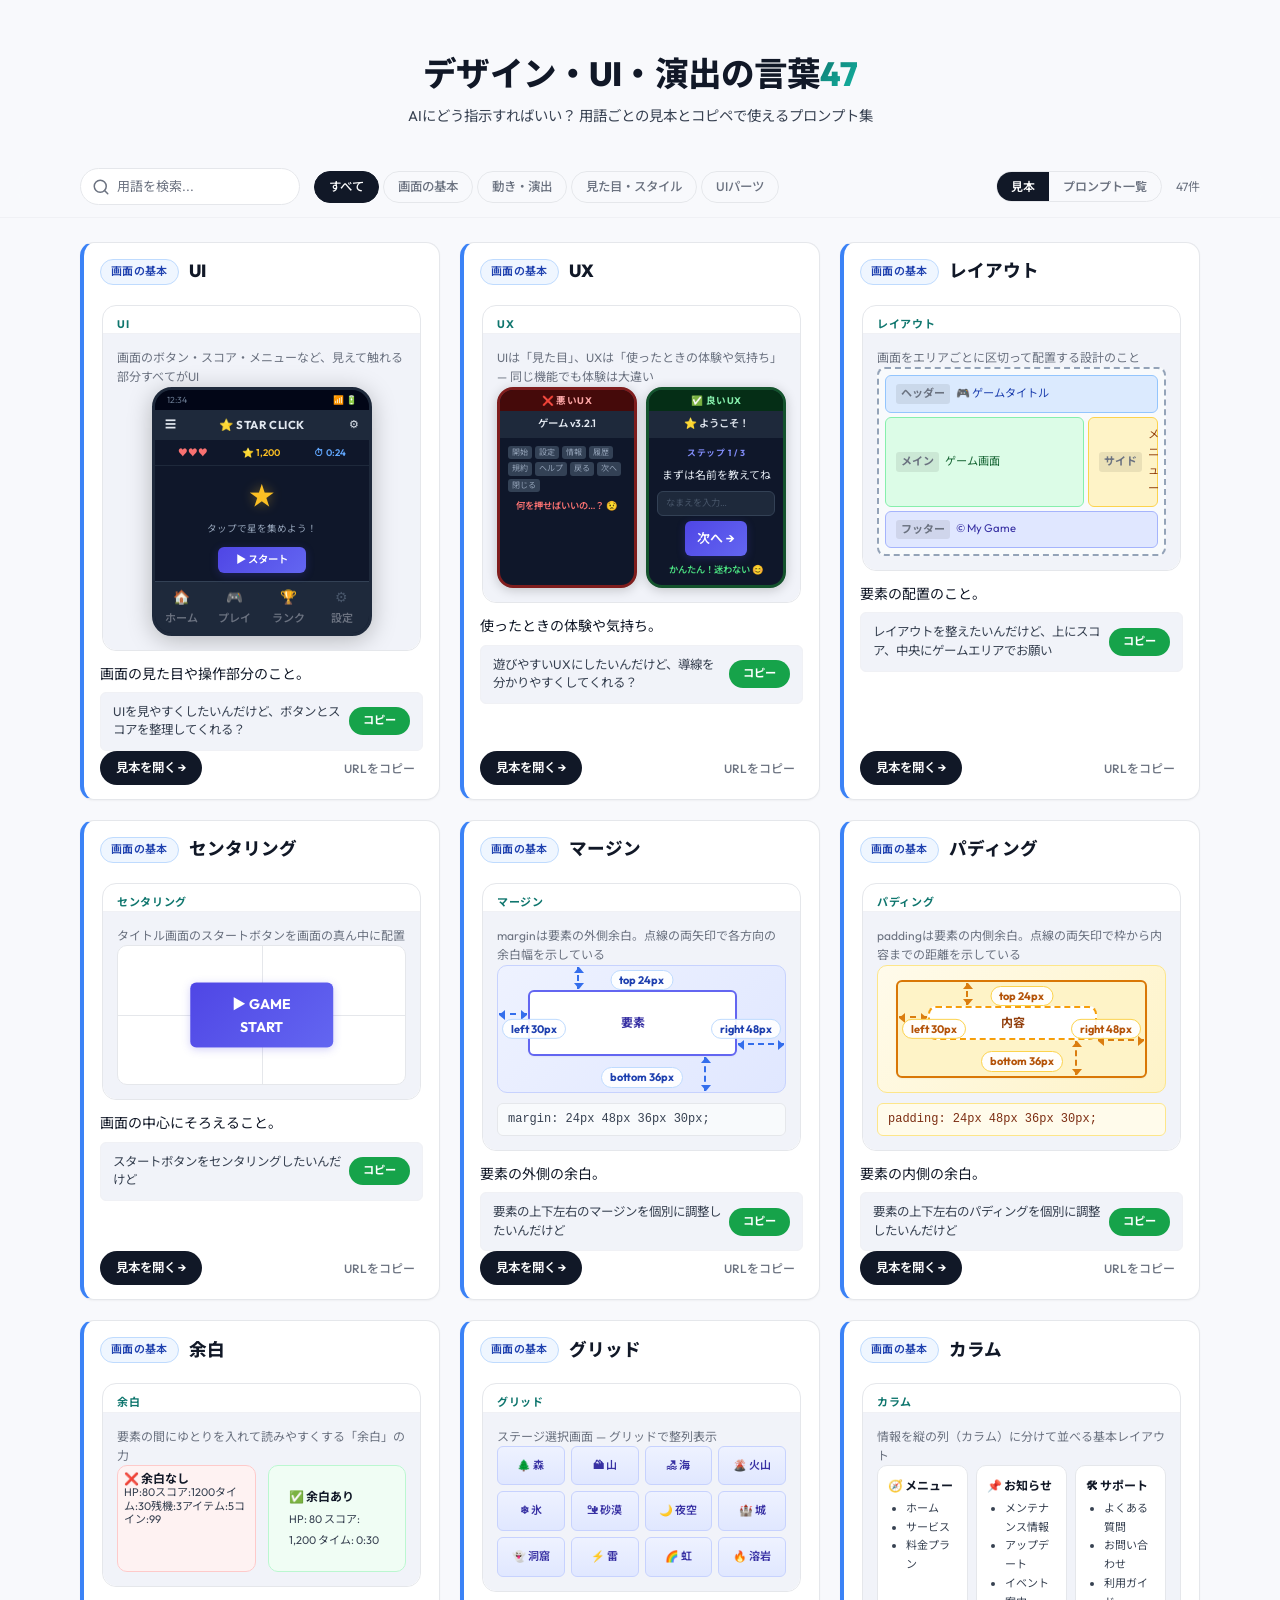
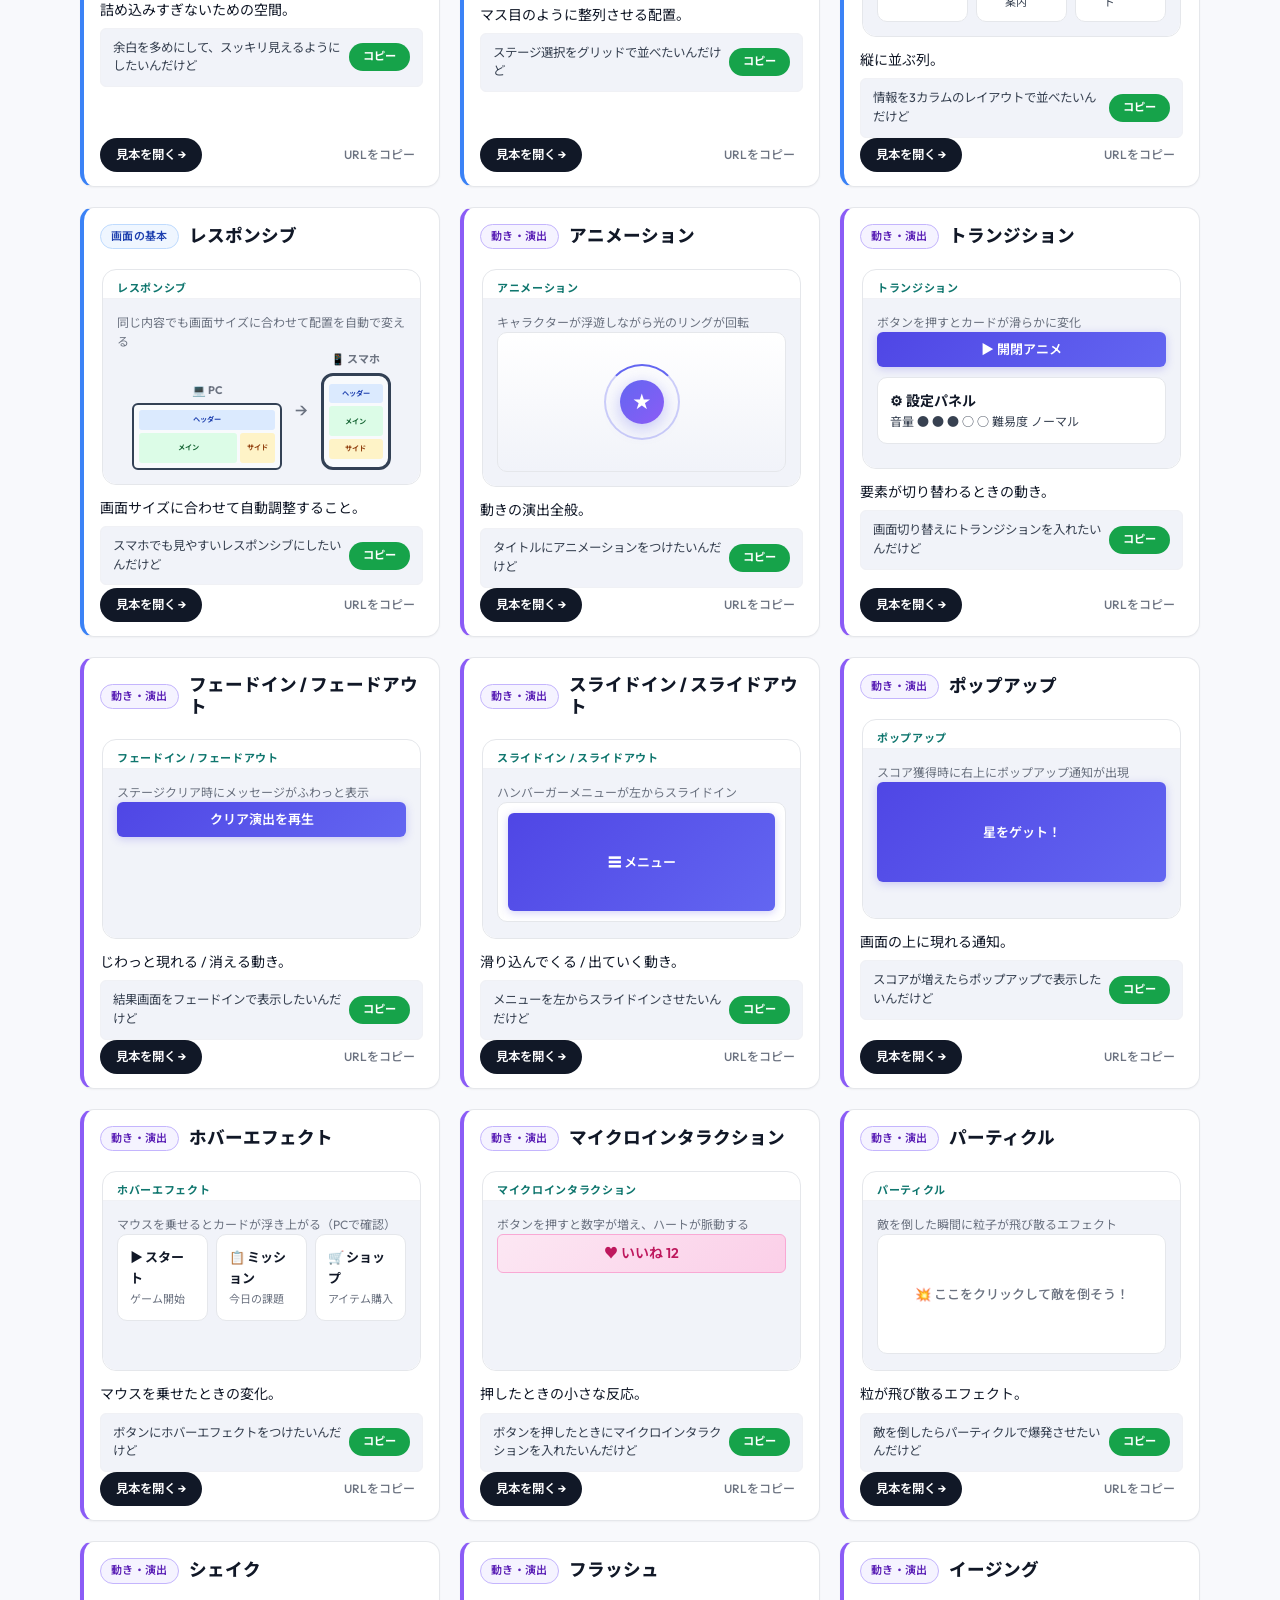
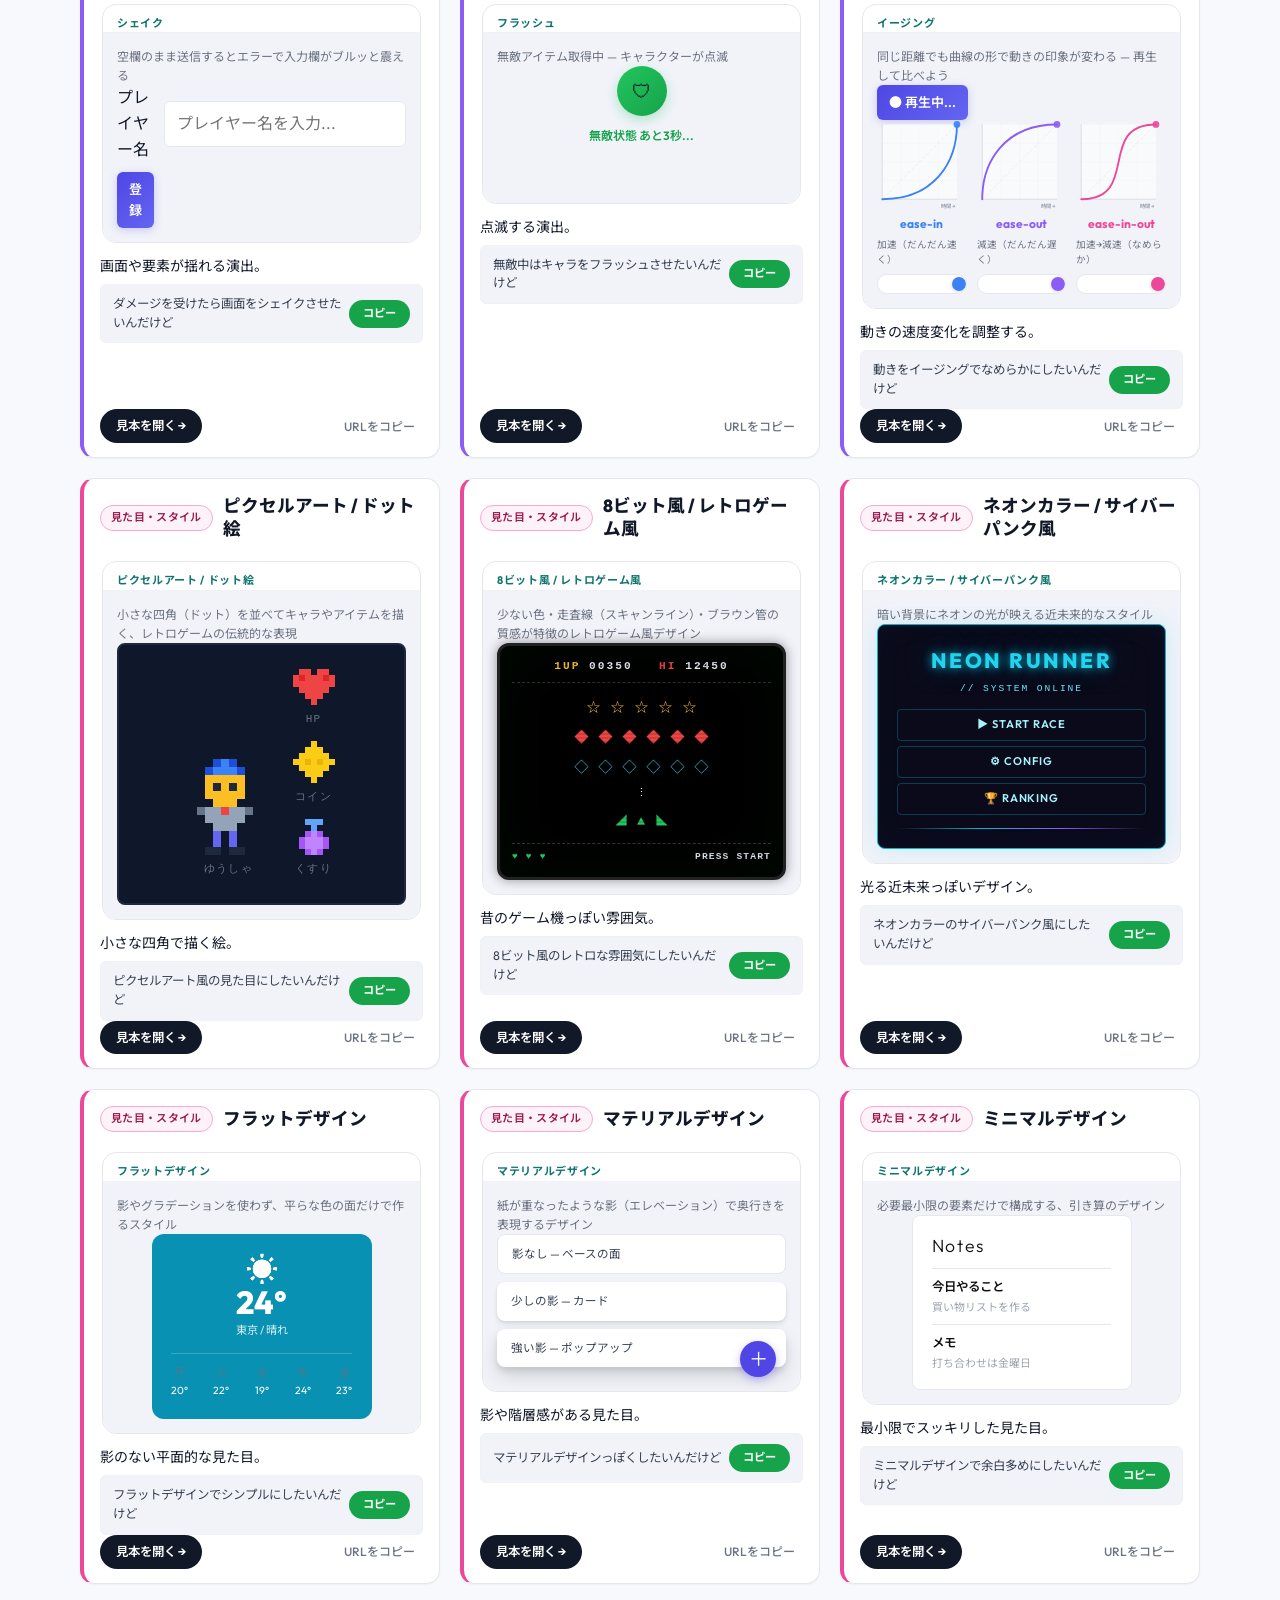
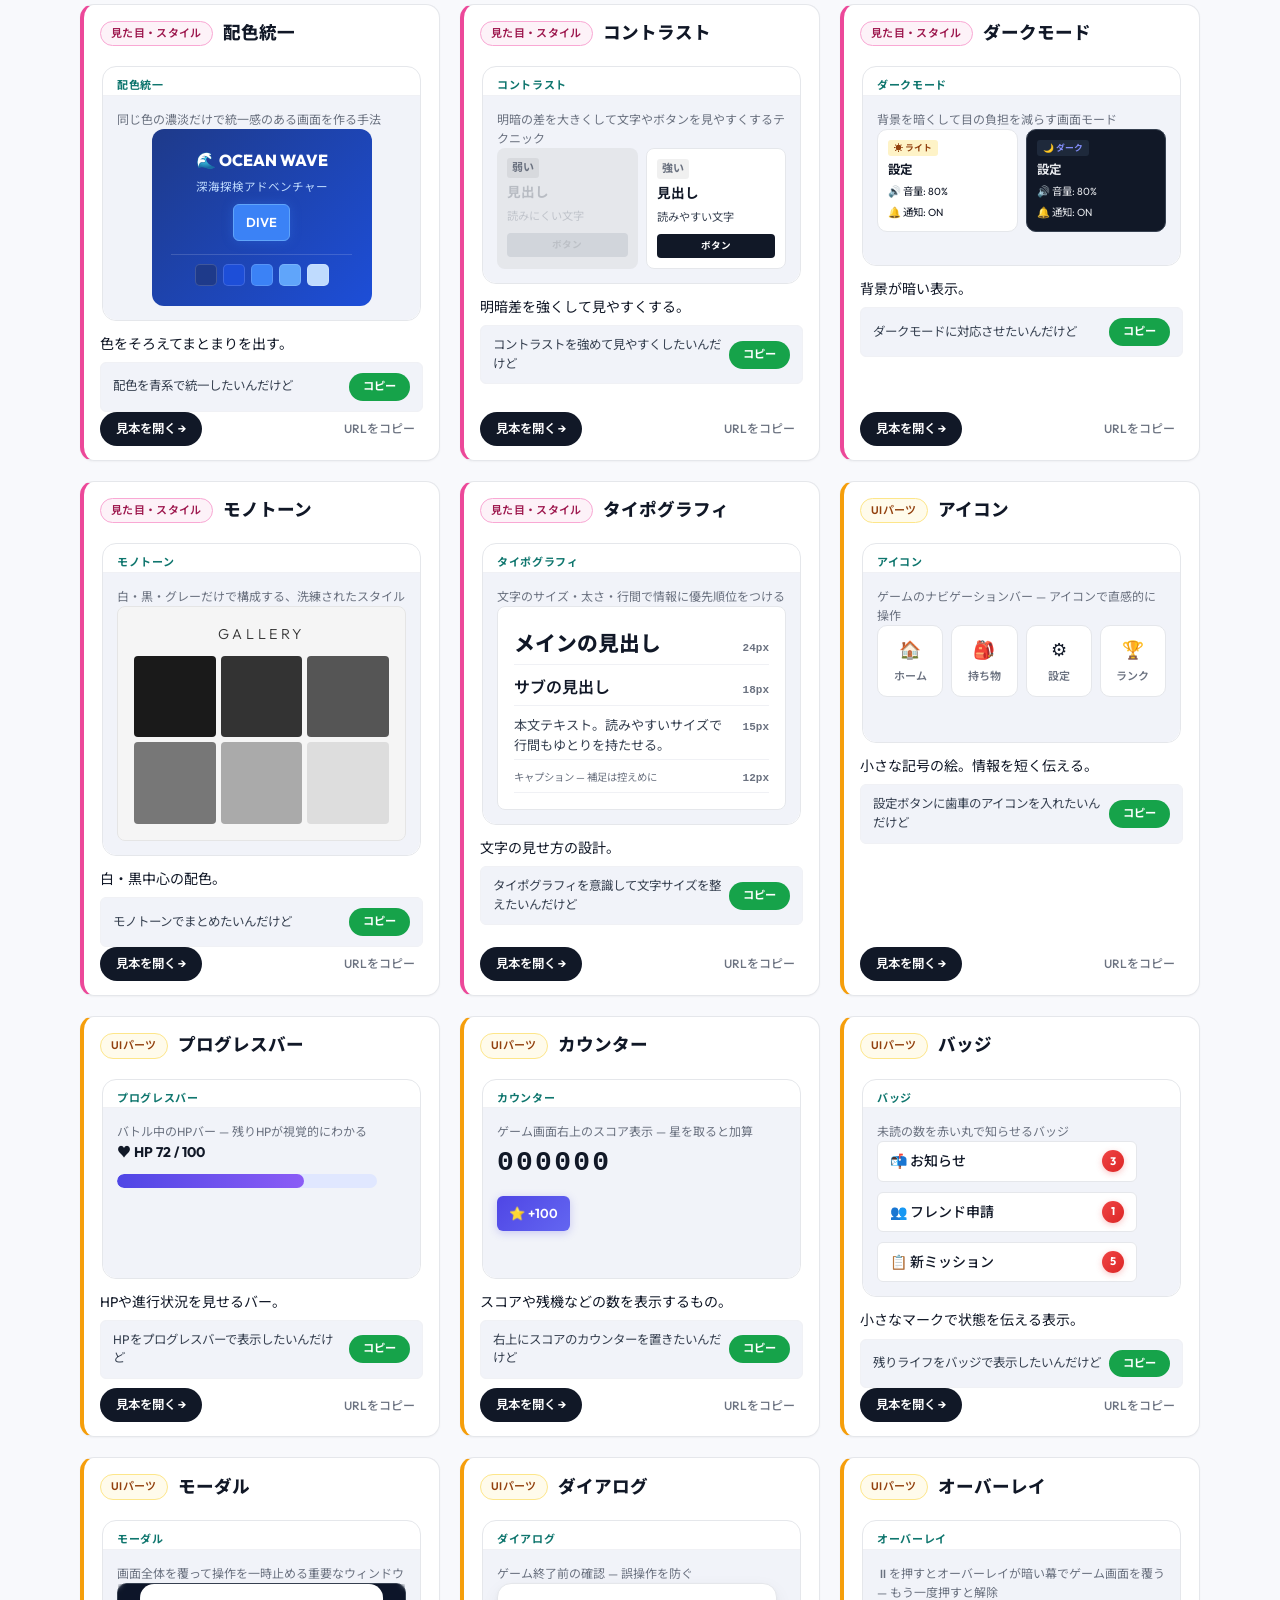
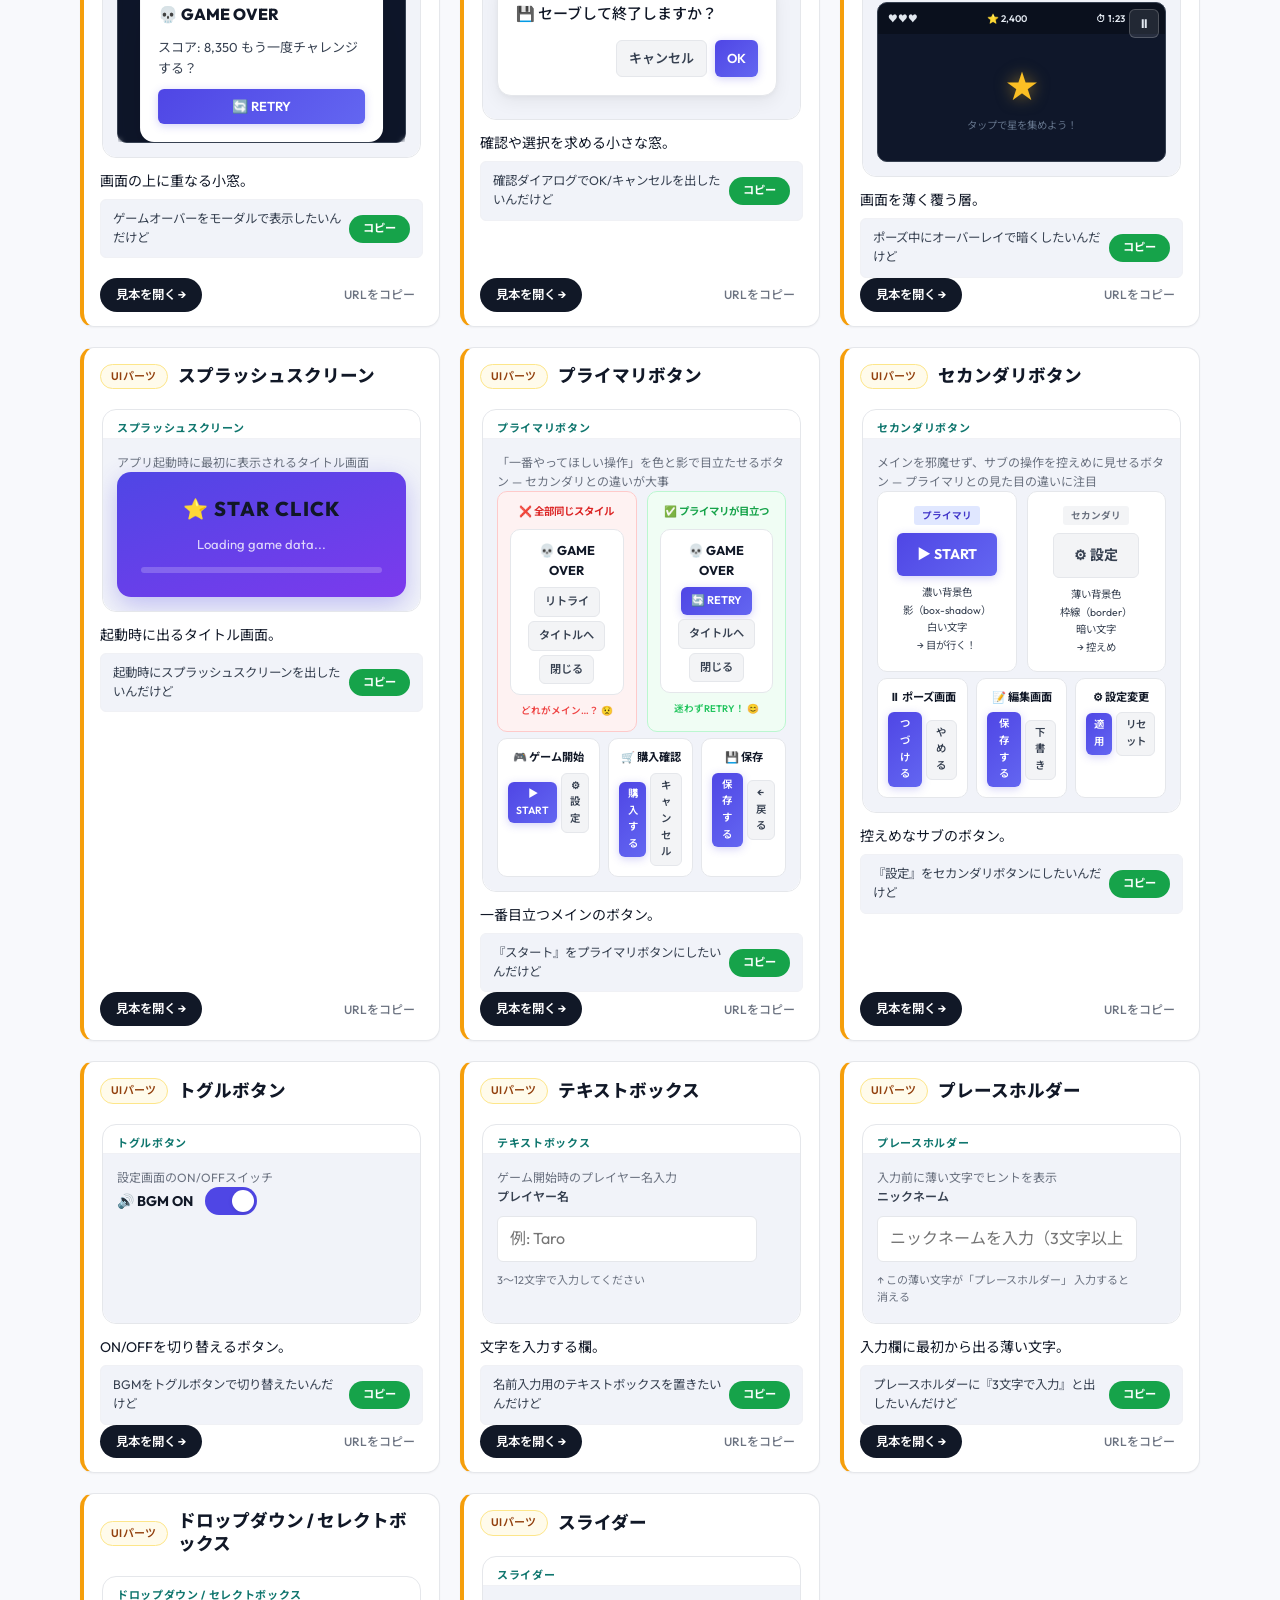
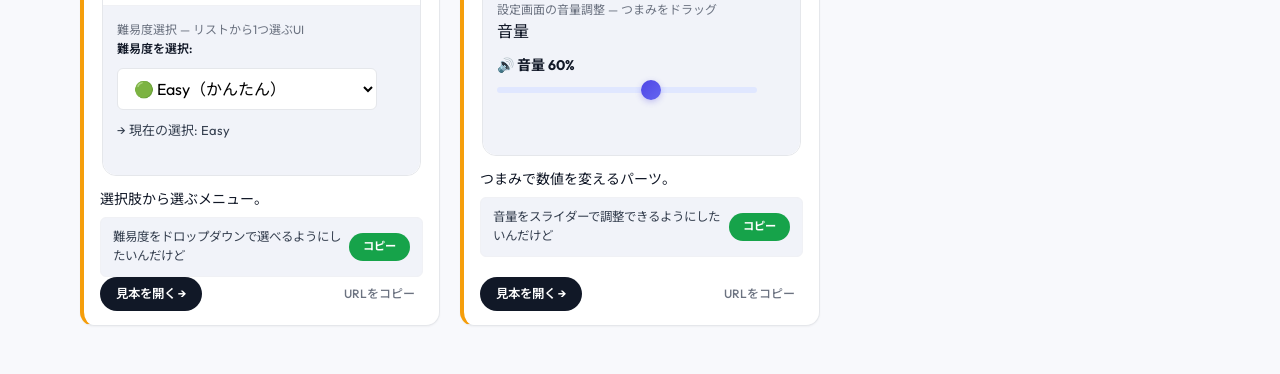
<file: index.html>
<!doctype html>
<html lang="ja">
<head>
  <meta charset="UTF-8" />
  <meta name="viewport" content="width=device-width, initial-scale=1.0" />
  <title>デザイン・UI・演出の言葉47 | 見本サイト</title>
  <meta name="description" content="ゲームやWebで使われるデザイン・UI・演出の47用語を、インタラクティブな見本とコード付きで学べるサイトです。" />
  <!-- OGP -->
  <meta property="og:title" content="デザイン・UI・演出の言葉47" />
  <meta property="og:description" content="47のデザイン用語をインタラクティブな見本とコード付きで学べます" />
  <meta property="og:type" content="website" />
  <meta property="og:url" content="https://gigaschool.github.io/webdesign/" />
  <meta property="og:image" content="https://gigaschool.github.io/webdesign/ui-showcase/assets/ogp.jpg" />
  <meta property="og:locale" content="ja_JP" />
  <!-- Twitter Card -->
  <meta name="twitter:card" content="summary_large_image" />
  <meta name="twitter:title" content="デザイン・UI・演出の言葉47" />
  <meta name="twitter:description" content="47のデザイン用語をインタラクティブな見本とコード付きで学べます" />
  <meta name="twitter:image" content="https://gigaschool.github.io/webdesign/ui-showcase/assets/ogp.jpg" />
  <link rel="preconnect" href="https://fonts.googleapis.com" />
  <link rel="preconnect" href="https://fonts.gstatic.com" crossorigin />
  <link href="https://fonts.googleapis.com/css2?family=Outfit:wght@400;500;600;700;800&family=Noto+Sans+JP:wght@400;500;700&display=swap" rel="stylesheet" />
  <link rel="stylesheet" href="ui-showcase/assets/css/style.css" />
</head>
<body>
  <header class="hero hero--top">
    <div class="hero-inner">
      <h1>デザイン・UI・演出の<br class="sp-only" />言葉<span class="hero-num">47</span></h1>
      <p class="lead">AIにどう指示すればいい？ 用語ごとの見本とコピペで使えるプロンプト集</p>
    </div>
  </header>

  <div class="toolbar">
    <div class="toolbar-inner">
      <div class="search-wrap">
        <svg class="search-icon" width="18" height="18" viewBox="0 0 24 24" fill="none" stroke="currentColor" stroke-width="2" stroke-linecap="round" stroke-linejoin="round"><circle cx="11" cy="11" r="8"/><path d="m21 21-4.3-4.3"/></svg>
        <input id="searchInput" type="search" placeholder="用語を検索..." aria-label="用語検索" />
      </div>
      <nav id="categoryTabs" class="cat-tabs" aria-label="カテゴリ選択"></nav>
      <div id="viewToggle" class="view-toggle">
        <button type="button" class="view-btn active" data-view="cards">見本</button>
        <button type="button" class="view-btn" data-view="prompts">プロンプト一覧</button>
      </div>
      <p id="countLabel" class="count-label"></p>
    </div>
  </div>

  <main>
    <section id="cards" class="cards"></section>
  </main>

  <script src="ui-showcase/assets/js/terms.js"></script>
  <script src="ui-showcase/assets/js/demos.js"></script>
  <script src="ui-showcase/assets/js/main.js"></script>
</body>
</html>
</file>
<file: ui-showcase/assets/css/style.css>
/* ==========================================================================
   Design System — UI Showcase
   Professional redesign with category-based color coding
   ========================================================================== */

/* --- Design Tokens --- */
:root {
  /* Surface */
  --bg: #f8f9fc;
  --surface: #ffffff;
  --surface-raised: #ffffff;
  --surface-sunken: #f1f3f9;

  /* Text */
  --text-primary: #111827;
  --text-secondary: #374151;
  --text-muted: #6b7280;

  /* Borders */
  --border: #e5e7eb;
  --border-subtle: #f0f1f5;

  /* Brand */
  --brand: #0f766e;
  --brand-light: #14b8a6;
  --brand-dark: #115e59;

  /* Shadows */
  --shadow-xs: 0 1px 2px rgba(0, 0, 0, 0.04);
  --shadow-sm: 0 1px 3px rgba(0, 0, 0, 0.04), 0 2px 8px rgba(0, 0, 0, 0.04);
  --shadow-md: 0 2px 4px rgba(0, 0, 0, 0.03), 0 6px 18px rgba(0, 0, 0, 0.06);
  --shadow-lg: 0 4px 8px rgba(0, 0, 0, 0.03), 0 12px 32px rgba(0, 0, 0, 0.08);
  --shadow-xl: 0 8px 16px rgba(0, 0, 0, 0.05), 0 24px 56px rgba(0, 0, 0, 0.1);

  /* Radius */
  --radius-sm: 6px;
  --radius-md: 10px;
  --radius-lg: 14px;
  --radius-xl: 20px;

  /* Category: 画面の基本 */
  --cat-basics: #3b82f6;
  --cat-basics-bg: #eff6ff;
  --cat-basics-text: #1e40af;
  --cat-basics-border: #bfdbfe;

  /* Category: 動き・演出 */
  --cat-motion: #8b5cf6;
  --cat-motion-bg: #f5f3ff;
  --cat-motion-text: #5b21b6;
  --cat-motion-border: #c4b5fd;

  /* Category: 見た目・スタイル */
  --cat-style: #ec4899;
  --cat-style-bg: #fdf2f8;
  --cat-style-text: #9d174d;
  --cat-style-border: #f9a8d4;

  /* Category: UIパーツ */
  --cat-parts: #f59e0b;
  --cat-parts-bg: #fffbeb;
  --cat-parts-text: #92400e;
  --cat-parts-border: #fde68a;
}

/* --- Reset & Base --- */
*,
*::before,
*::after {
  box-sizing: border-box;
  margin: 0;
}

body {
  font-family: "Outfit", "Noto Sans JP", sans-serif;
  background: var(--bg);
  color: var(--text-primary);
  line-height: 1.6;
  -webkit-font-smoothing: antialiased;
  -moz-osx-font-smoothing: grayscale;
}

/* --- Hero Section --- */
.hero {
  background: linear-gradient(155deg, #0f172a 0%, #0b3b66 38%, #0f766e 72%, #14b8a6 100%);
  color: #ffffff;
  padding: 0 20px 40px;
  position: relative;
  overflow: hidden;
}

.hero::before {
  content: "";
  position: absolute;
  inset: 0;
  background:
    radial-gradient(ellipse 60% 50% at 20% 80%, rgba(20, 184, 166, 0.28), transparent),
    radial-gradient(ellipse 40% 40% at 80% 20%, rgba(34, 211, 238, 0.2), transparent);
  pointer-events: none;
}

.hero-inner {
  max-width: 900px;
  margin: 0 auto;
  padding-top: 48px;
  position: relative;
  z-index: 1;
}

.hero-slim {
  padding-bottom: 28px;
}

.hero-slim .hero-inner {
  padding-top: 36px;
}

/* --- Top page hero (minimal) --- */
.hero--top {
  background: var(--bg);
  color: var(--text-primary);
  padding: 0 20px;
  overflow: visible;
}

.hero--top::before { display: none; }

.hero--top .hero-inner {
  padding: 52px 0 28px;
  text-align: center;
}

.hero--top h1 {
  font-size: clamp(1.45rem, 3.2vw, 2.1rem);
  font-weight: 800;
  line-height: 1.3;
  letter-spacing: -0.025em;
  color: var(--text-primary);
  margin-bottom: 8px;
}

.hero-num {
  font-family: "Outfit", sans-serif;
  background: linear-gradient(135deg, var(--brand) 0%, var(--brand-light) 100%);
  -webkit-background-clip: text;
  -webkit-text-fill-color: transparent;
  background-clip: text;
}

.hero--top .lead {
  font-size: 0.9rem;
  color: var(--text-secondary);
  max-width: none;
}

.eyebrow {
  display: inline-block;
  font-size: 0.8125rem;
  font-weight: 600;
  letter-spacing: 0.06em;
  color: rgba(255, 255, 255, 0.7);
  background: rgba(255, 255, 255, 0.1);
  border: 1px solid rgba(255, 255, 255, 0.15);
  border-radius: 999px;
  padding: 4px 14px;
  margin-bottom: 16px;
}

h1 {
  font-size: clamp(1.75rem, 4vw, 2.75rem);
  font-weight: 800;
  line-height: 1.2;
  letter-spacing: -0.02em;
  margin-bottom: 12px;
}

.lead {
  font-size: 0.9375rem;
  line-height: 1.7;
  color: rgba(255, 255, 255, 0.65);
  max-width: 560px;
}

.sp-only {
  display: none;
}

/* --- Toolbar (top page search + category tabs) --- */
.toolbar {
  position: sticky;
  top: 0;
  z-index: 50;
  background: rgba(248, 249, 252, 0.82);
  backdrop-filter: blur(14px);
  -webkit-backdrop-filter: blur(14px);
  border-bottom: 1px solid var(--border-subtle);
}

.toolbar-inner {
  max-width: 1160px;
  margin: 0 auto;
  padding: 12px 20px;
  display: flex;
  align-items: center;
  gap: 14px;
  flex-wrap: wrap;
}

.toolbar .search-wrap {
  position: relative;
  width: 220px;
  flex-shrink: 0;
}

.toolbar .search-icon {
  position: absolute;
  left: 12px;
  top: 50%;
  transform: translateY(-50%);
  color: var(--text-muted);
  pointer-events: none;
}

.toolbar .search-wrap input {
  width: 100%;
  font: inherit;
  font-size: 0.8125rem;
  border: 1px solid var(--border);
  border-radius: 999px;
  padding: 7px 14px 7px 36px;
  background: var(--surface);
  color: var(--text-primary);
  transition: border-color 0.2s, box-shadow 0.2s;
}

.toolbar .search-wrap input::placeholder {
  color: var(--text-muted);
}

.toolbar .search-wrap input:focus {
  outline: none;
  border-color: var(--brand-light);
  box-shadow: 0 0 0 3px rgba(20, 184, 166, 0.1);
}

/* --- Category Tabs --- */
.cat-tabs {
  display: flex;
  gap: 4px;
  flex: 1;
  min-width: 0;
  overflow-x: auto;
  -webkit-overflow-scrolling: touch;
  scrollbar-width: none;
}

.cat-tabs::-webkit-scrollbar { display: none; }

.cat-tab {
  flex-shrink: 0;
  font: inherit;
  font-size: 0.78rem;
  font-weight: 500;
  padding: 5px 14px;
  border: 1px solid var(--border);
  border-radius: 999px;
  background: transparent;
  color: var(--text-muted);
  cursor: pointer;
  white-space: nowrap;
  transition: all 0.2s;
}

.cat-tab:hover {
  color: var(--text-primary);
  border-color: var(--text-muted);
}

.cat-tab[aria-selected="true"] {
  background: var(--text-primary);
  color: #fff;
  border-color: var(--text-primary);
}

/* --- View Toggle --- */
.view-toggle {
  display: flex;
  border: 1px solid var(--border);
  border-radius: 999px;
  overflow: hidden;
  flex-shrink: 0;
}

.view-btn {
  font: inherit;
  font-size: 0.75rem;
  font-weight: 600;
  padding: 5px 14px;
  border: none;
  background: transparent;
  color: var(--text-muted);
  cursor: pointer;
  white-space: nowrap;
  transition: all 0.2s;
}

.view-btn.active {
  background: var(--text-primary);
  color: #fff;
}

.view-btn:not(.active):hover {
  color: var(--text-primary);
}

.toolbar .count-label {
  font-size: 0.75rem;
  color: var(--text-muted);
  white-space: nowrap;
  margin-left: auto;
}

/* --- Controls (sample page hero) --- */
.controls {
  max-width: 900px;
  margin: 24px auto 0;
  display: grid;
  grid-template-columns: 1fr 200px;
  gap: 10px;
  position: relative;
  z-index: 1;
}

.search-wrap {
  position: relative;
}

.search-icon {
  position: absolute;
  left: 14px;
  top: 50%;
  transform: translateY(-50%);
  color: rgba(255, 255, 255, 0.45);
  pointer-events: none;
}

.controls input,
.controls select {
  width: 100%;
  font: inherit;
  font-size: 0.9375rem;
  border: 1px solid rgba(255, 255, 255, 0.18);
  border-radius: var(--radius-md);
  padding: 11px 14px 11px 42px;
  background: rgba(255, 255, 255, 0.08);
  color: #fff;
  backdrop-filter: blur(8px);
  transition: border-color 0.2s, background 0.2s;
}

.controls select {
  padding-left: 14px;
  cursor: pointer;
}

.controls input::placeholder {
  color: rgba(255, 255, 255, 0.4);
}

.controls input:focus,
.controls select:focus {
  outline: none;
  border-color: rgba(255, 255, 255, 0.4);
  background: rgba(255, 255, 255, 0.12);
}

.controls select option {
  background: #312e81;
  color: #fff;
}

/* --- Main Content --- */
main {
  max-width: 1160px;
  margin: 0 auto;
  padding: 24px 20px 48px;
}

.section-title-row {
  display: flex;
  justify-content: space-between;
  align-items: baseline;
  margin-bottom: 20px;
}

.section-title-row h2 {
  font-size: 1.25rem;
  font-weight: 700;
  color: var(--text-primary);
}

.count-label {
  font-size: 0.8125rem;
  color: var(--text-muted);
}

/* --- Cards Grid --- */
.cards {
  display: grid;
  grid-template-columns: repeat(auto-fill, minmax(340px, 1fr));
  gap: 20px;
}

/* --- Card --- */
.card {
  background: var(--surface);
  border: 1px solid var(--border);
  border-left: 4px solid var(--card-accent, var(--border));
  border-radius: var(--radius-lg);
  box-shadow: var(--shadow-xs);
  overflow: hidden;
  display: flex;
  flex-direction: column;
  transition: box-shadow 0.3s ease, transform 0.3s ease, border-color 0.3s ease;
  animation: card-enter 0.35s ease both;
}

.card:hover {
  box-shadow: var(--shadow-lg);
  transform: translateY(-3px);
  border-color: var(--border);
  border-left-color: var(--card-accent, var(--border));
}

@keyframes card-enter {
  from {
    opacity: 0;
    transform: translateY(10px);
  }
  to {
    opacity: 1;
    transform: translateY(0);
  }
}

/* Card header */
.card-header {
  padding: 16px 16px 8px;
  display: flex;
  align-items: center;
  gap: 10px;
}

.card-badge {
  display: inline-flex;
  align-items: center;
  font-size: 0.6875rem;
  font-weight: 600;
  letter-spacing: 0.03em;
  padding: 3px 10px;
  border-radius: 999px;
  width: fit-content;
  flex-shrink: 0;
  background: var(--badge-bg, #f3f4f6);
  color: var(--badge-text, #6b7280);
  border: 1px solid var(--badge-border, #e5e7eb);
}

.card h3 {
  font-size: 1.1rem;
  font-weight: 800;
  line-height: 1.3;
  color: var(--text-primary);
}

/* Card content */
.card-content {
  padding: 0 16px;
  display: flex;
  flex-direction: column;
  gap: 6px;
  flex: 1;
}

.card-content > p {
  font-size: 0.875rem;
  line-height: 1.65;
  color: var(--text-primary);
}

.prompt-label {
  font-size: 0.75rem;
  font-weight: 600;
  color: var(--text-muted);
  letter-spacing: 0.03em;
  margin: 0;
}

/* --- Prompt List View --- */
.prompt-list {
  display: flex;
  flex-direction: column;
  gap: 12px;
}

.prompt-row {
  background: var(--surface);
  border: 1px solid var(--border);
  border-left: 4px solid var(--card-accent, var(--border));
  border-radius: var(--radius-md);
  padding: 16px 20px;
  animation: card-enter 0.3s ease both;
}

.prompt-row-header {
  display: flex;
  align-items: center;
  gap: 10px;
  margin-bottom: 12px;
}

.prompt-row-title {
  font-size: 1rem;
  font-weight: 800;
  color: var(--text-primary);
}

.prompt-row-link {
  margin-left: auto;
  font-size: 0.75rem;
  font-weight: 600;
  color: var(--brand);
  white-space: nowrap;
}

.prompt-row-link:hover {
  color: var(--brand-dark);
}

.prompt-row-list {
  display: flex;
  flex-direction: column;
  gap: 8px;
}

.prompt-row-item {
  display: flex;
  align-items: center;
  gap: 10px;
  padding: 10px 14px;
  background: var(--surface-sunken);
  border-radius: var(--radius-sm);
}

.prompt-row-text {
  flex: 1;
  font-size: 0.85rem;
  line-height: 1.55;
  color: var(--text-primary);
}

/* Card prompt */
.card-prompt {
  display: flex;
  align-items: center;
  gap: 8px;
  padding: 10px 12px;
  background: var(--surface-sunken);
  border: 1px solid var(--border-subtle);
  border-radius: var(--radius-sm);
}

.card-prompt-text {
  flex: 1;
  font-size: 0.78rem;
  line-height: 1.5;
  color: var(--text-secondary);
}

.card-prompt-copy {
  flex-shrink: 0;
  padding: 5px 14px;
  font-size: 0.7rem;
  font-weight: 700;
  border: none;
  border-radius: 999px;
  background: #16a34a;
  color: #fff;
  cursor: pointer;
  transition: all 0.2s;
  white-space: nowrap;
}

.card-prompt-copy:hover {
  background: #15803d;
}

.card-prompt-copy.copied {
  background: #dc2626;
}

/* Card footer */
.card-footer {
  padding: 0 16px 14px;
  margin-top: auto;
}

/* --- Links / Buttons --- */
.links,
.sample-links {
  display: flex;
  gap: 8px;
  flex-wrap: wrap;
  align-items: center;
  justify-content: space-between;
}

a,
button {
  font: inherit;
}

a {
  text-decoration: none;
}

.card-footer a,
.card-footer button {
  display: inline-flex;
  align-items: center;
  gap: 4px;
  font-size: 0.78rem;
  font-weight: 600;
  border: none;
  border-radius: 999px;
  padding: 7px 16px;
  cursor: pointer;
  transition: background 0.15s, color 0.15s, transform 0.1s;
}

.card-footer a {
  background: var(--text-primary);
  color: #fff;
}

.card-footer a:hover {
  background: #000;
}

.card-footer button {
  background: transparent;
  color: var(--text-muted);
  border: none;
  font-size: 0.75rem;
  font-weight: 500;
  padding: 7px 8px;
}

.card-footer button:hover {
  color: var(--text-primary);
}

/* Pre / Code */
pre {
  font-family: "JetBrains Mono", "Consolas", "Courier New", monospace;
  font-size: 0.8125rem;
  line-height: 1.65;
  padding: 12px 14px;
  border-radius: var(--radius-md);
  background: #1e1b4b;
  color: #c7d2fe;
  white-space: pre-wrap;
  word-break: break-all;
  border: 1px solid #312e81;
}

/* --- Footer --- */
.site-footer {
  max-width: 1160px;
  margin: 0 auto 48px;
  padding: 0 20px;
}

.back-link {
  display: inline-flex;
  align-items: center;
  gap: 6px;
  font-size: 0.875rem;
  font-weight: 500;
  color: var(--brand);
  text-decoration: none;
  padding: 8px 0;
  transition: color 0.15s;
}

.back-link:hover {
  color: var(--brand-dark);
}

/* --- Sample Page --- */
.sample-card {
  background: var(--surface);
  border: 1px solid var(--border);
  border-radius: var(--radius-xl);
  box-shadow: var(--shadow-md);
  overflow: hidden;
}

.sample-demo {
  border-bottom: 1px solid var(--border);
  background: var(--surface-sunken);
  padding: 24px;
}

.sample-body {
  padding: 28px 24px 24px;
  display: flex;
  flex-direction: column;
  gap: 24px;
}

.sample-section {
  display: flex;
  flex-direction: column;
  gap: 8px;
}

.sample-body h2 {
  font-size: 0.9375rem;
  font-weight: 700;
  color: var(--text-primary);
  display: flex;
  align-items: center;
  gap: 8px;
}

.sample-body h2::before {
  content: "";
  width: 3px;
  height: 16px;
  border-radius: 2px;
  background: var(--brand);
}

.sample-body p {
  font-size: 0.9375rem;
  line-height: 1.8;
  color: var(--text-secondary);
}

/* Sample Navigation */
.sample-nav {
  display: grid;
  grid-template-columns: 1fr auto 1fr;
  gap: 10px;
  padding-top: 12px;
  border-top: 1px solid var(--border-subtle);
}

.nav-btn {
  display: inline-flex;
  align-items: center;
  justify-content: center;
  gap: 6px;
  font-size: 0.8125rem;
  font-weight: 600;
  padding: 10px 16px;
  border-radius: var(--radius-md);
  text-decoration: none;
  transition: background 0.15s, color 0.15s;
}

.nav-prev {
  justify-self: start;
  background: var(--surface-sunken);
  color: var(--text-secondary);
  border: 1px solid var(--border);
}

.nav-prev:hover {
  background: var(--border);
  color: var(--text-primary);
}

.nav-home {
  background: var(--brand);
  color: #fff;
}

.nav-home:hover {
  background: var(--brand-dark);
}

.nav-next {
  justify-self: end;
  background: var(--surface-sunken);
  color: var(--text-secondary);
  border: 1px solid var(--border);
}

.nav-next:hover {
  background: var(--border);
  color: var(--text-primary);
}

/* ==========================================================================
   Demo Container
   ========================================================================== */

.demo-root {
  border: 1px solid var(--border);
  border-radius: var(--radius-lg);
  background: var(--surface);
  display: grid;
  grid-template-rows: auto 1fr;
  gap: 0;
  min-height: 240px;
  overflow: hidden;
  margin: 12px 18px;
}

.sample-demo .demo-root {
  min-height: 340px;
  margin: 0;
}

/* --- Sample Only Mode --- */
body.sample-only-page {
  min-height: 100vh;
  background: var(--surface-sunken);
}

body.sample-only-page main {
  max-width: none;
  margin: 0;
  padding: 0;
}

.sample-only-main {
  min-height: 100svh;
  padding: 12px;
  display: flex;
  align-items: stretch;
}

.sample-demo-only {
  width: 100%;
  padding: 0;
  border: none;
  background: transparent;
}

.sample-demo-only .demo-root {
  min-height: calc(100svh - 24px);
  margin: 0;
}

.sample-demo-only .demo-caption,
.sample-demo-only .d-tip {
  display: none;
}

/* ==========================================================================
   Multi-Demo Page (multiple examples per term)
   ========================================================================== */

body.multi-demo-page {
  min-height: 100vh;
  background: var(--bg);
}

body.multi-demo-page main {
  max-width: none;
  padding: 0;
}

body.multi-demo-page .sample-only-main {
  display: block;
  padding: 0;
}

.multi-demo-mount {
  max-width: 960px;
  margin: 0 auto;
  padding: 32px 20px 60px;
}

.multi-header {
  margin-bottom: 36px;
}

.multi-back {
  display: inline-flex;
  align-items: center;
  font-size: 0.8125rem;
  font-weight: 600;
  color: var(--brand);
  text-decoration: none;
  margin-bottom: 16px;
  transition: color 0.15s;
}

.multi-back:hover {
  color: var(--brand-dark);
}

.multi-title {
  font-size: 1.75rem;
  font-weight: 800;
  color: var(--text-primary);
  margin-bottom: 8px;
}

.multi-desc {
  font-size: 0.9375rem;
  color: var(--text-primary);
}

.multi-example {
  background: var(--surface);
  border: 1px solid var(--border);
  border-radius: var(--radius-lg);
  box-shadow: var(--shadow-sm);
  padding: 24px;
  margin-bottom: 24px;
}

.multi-ex-title {
  font-size: 1.125rem;
  font-weight: 700;
  color: var(--text-primary);
  margin-bottom: 6px;
}

.multi-ex-desc {
  font-size: 0.875rem;
  color: var(--text-primary);
  margin-bottom: 16px;
}

.multi-ex-body {
  display: grid;
  grid-template-columns: 1fr 1fr;
  gap: 16px;
  align-items: start;
}

.multi-area-label {
  font-size: 0.6875rem;
  font-weight: 700;
  text-transform: uppercase;
  letter-spacing: 0.08em;
  color: var(--text-muted);
  margin-bottom: 10px;
}
.multi-area-label-row {
  display: flex;
  align-items: center;
  justify-content: space-between;
  margin-bottom: 10px;
}
.multi-area-label-row .multi-area-label {
  margin-bottom: 0;
}
.replay-btn {
  padding: 4px 12px;
  font-size: 0.75rem;
  font-weight: 600;
  color: var(--brand);
  background: transparent;
  border: 1.5px solid var(--brand);
  border-radius: 6px;
  cursor: pointer;
  transition: background 0.2s, color 0.2s;
}
.replay-btn:hover {
  background: var(--brand);
  color: #fff;
}

.multi-ex-demo {
  min-height: 120px;
}

.multi-ex-demo-content {
  background: var(--surface-sunken);
  border: 1px solid var(--border-subtle);
  border-radius: var(--radius-md);
  padding: 20px;
  min-height: 100px;
  display: flex;
  align-items: center;
  justify-content: center;
  overflow: visible;
  position: relative;
  transform: translateZ(0);
}

.multi-ex-codes {
  display: flex;
  flex-direction: column;
}

.code-block {
  border: 1px solid var(--border);
  border-radius: var(--radius-sm);
  overflow: hidden;
  margin-bottom: 10px;
}

.code-block:last-child {
  margin-bottom: 0;
}

.code-block-header {
  display: flex;
  justify-content: space-between;
  align-items: center;
  padding: 6px 12px;
  background: #f1f3f9;
  border-bottom: 1px solid var(--border);
  font-size: 0.6875rem;
  font-weight: 700;
  color: var(--text-secondary);
  letter-spacing: 0.04em;
}

.code-copy-btn {
  font: inherit;
  font-size: 0.6875rem;
  font-weight: 600;
  padding: 2px 10px;
  border-radius: 4px;
  border: 1px solid var(--border);
  background: var(--surface);
  color: var(--text-secondary);
  cursor: pointer;
  transition: background 0.15s, color 0.15s;
}

.code-copy-btn:hover {
  background: var(--brand);
  color: #fff;
  border-color: var(--brand);
}

.code-block pre {
  margin: 0;
  padding: 12px;
  font-size: 0.75rem;
  line-height: 1.6;
  overflow-x: auto;
  background: #1e293b;
  color: #e2e8f0;
  font-family: "Consolas", "Monaco", "Courier New", monospace;
}

.code-block code {
  font-family: inherit;
  white-space: pre;
}

/* --- Prompt Section --- */
.prompt-section {
  margin-top: 48px;
  padding-top: 32px;
  border-top: 1px solid var(--border);
}

.prompt-section-title {
  font-size: 1.15rem;
  font-weight: 700;
  color: var(--text-primary);
  margin-bottom: 6px;
}

.prompt-section-desc {
  font-size: 0.8rem;
  color: var(--text-muted);
  margin-bottom: 20px;
}

.prompt-card {
  display: flex;
  align-items: center;
  gap: 12px;
  padding: 14px 16px;
  background: var(--surface-sunken);
  border: 1px solid var(--border-subtle);
  border-radius: var(--radius-md);
  margin-bottom: 10px;
  transition: border-color 0.2s;
}

.prompt-card:hover {
  border-color: var(--border);
}

.prompt-card-text {
  flex: 1;
  font-size: 0.875rem;
  line-height: 1.6;
  color: var(--text-primary);
}

.prompt-copy-btn {
  flex-shrink: 0;
  padding: 8px 20px;
  font-size: 0.8rem;
  font-weight: 700;
  border: none;
  border-radius: 999px;
  background: #16a34a;
  color: #fff;
  cursor: pointer;
  transition: all 0.2s;
  white-space: nowrap;
  box-shadow: 0 2px 8px rgba(22, 163, 74, 0.3);
}

.prompt-copy-btn:hover {
  background: #15803d;
  box-shadow: 0 3px 12px rgba(22, 163, 74, 0.4);
  transform: translateY(-1px);
}

.prompt-copy-btn.copied {
  background: #dc2626;
  color: #fff;
  box-shadow: 0 2px 8px rgba(220, 38, 38, 0.3);
  transform: none;
}

/* --- Right area (prompt + collapsible code) --- */
.multi-ex-right {
  display: flex;
  flex-direction: column;
  gap: 12px;
}

.multi-ex-prompt {
  display: flex;
  flex-direction: column;
  gap: 8px;
}

/* --- Collapsible code --- */
.code-details {
  border: 1px solid var(--border-subtle);
  border-radius: var(--radius-md);
  overflow: hidden;
}

.code-toggle {
  font-size: 0.78rem;
  font-weight: 600;
  color: var(--text-muted);
  padding: 10px 14px;
  cursor: pointer;
  user-select: none;
  list-style: none;
  transition: color 0.2s;
}

.code-toggle::-webkit-details-marker { display: none; }

.code-toggle::before {
  content: "▶ ";
  font-size: 0.65rem;
  transition: transform 0.2s;
  display: inline-block;
}

.code-details[open] .code-toggle::before {
  content: "▼ ";
}

.code-toggle:hover {
  color: var(--text-primary);
}

.code-details .code-block {
  border-radius: 0;
  border-left: none;
  border-right: none;
  margin-bottom: 0;
}

.code-details .code-block:last-child {
  border-bottom: none;
}

.qr-section {
  text-align: center;
  margin-top: 48px;
  padding: 32px 0;
  border-top: 1px solid var(--border);
}
.qr-label {
  font-size: 0.85rem;
  color: var(--text-muted);
  margin-bottom: 12px;
}
.qr-wrap {
  display: inline-block;
  background: #fff;
  padding: 12px;
  border-radius: 8px;
  box-shadow: 0 1px 4px rgba(0,0,0,.08);
}
.qr-wrap svg {
  display: block;
}
.top-btn-wrap {
  text-align: center;
  margin-top: 24px;
  padding-bottom: 32px;
}
.top-btn {
  display: inline-block;
  padding: 12px 32px;
  background: var(--brand);
  color: #fff;
  border-radius: 8px;
  font-weight: 600;
  font-size: 0.95rem;
  text-decoration: none;
  transition: opacity 0.2s;
}
.top-btn:hover {
  opacity: 0.85;
}

@media (max-width: 700px) {
  .multi-ex-body {
    grid-template-columns: 1fr;
  }

  .multi-demo-mount {
    padding: 20px 12px 40px;
  }

  .multi-title {
    font-size: 1.375rem;
  }
}

.demo-root.compact {
  min-height: 200px;
}

.demo-caption {
  margin: 0;
  font-size: 0.6875rem;
  font-weight: 700;
  letter-spacing: 0.06em;
  text-transform: uppercase;
  color: var(--brand);
  padding: 10px 14px 0;
}

.demo-canvas {
  background: var(--surface-sunken);
  border-top: 1px solid var(--border-subtle);
  min-height: 170px;
  padding: 14px;
  position: relative;
  overflow: hidden;
  border-radius: 0 0 var(--radius-lg) var(--radius-lg);
}

.demo-root.compact .demo-canvas {
  min-height: 140px;
}

/* ==========================================================================
   Demo Shared Components
   ========================================================================== */

.demo-root .d-btn,
.demo-root .d-input,
.demo-root .d-select,
.demo-root .d-range {
  font: inherit;
}

.demo-root .d-btn {
  border: 0;
  border-radius: var(--radius-sm);
  padding: 7px 12px;
  cursor: pointer;
  font-size: 0.8125rem;
  font-weight: 600;
  background: #e0e7ff;
  color: #3730a3;
  transition: background 0.15s, transform 0.1s;
}

.demo-root .d-btn:hover {
  background: #c7d2fe;
}

.demo-root .d-btn:active {
  transform: scale(0.97);
}

.demo-root .d-btn-primary {
  background: linear-gradient(135deg, #4f46e5, #6366f1);
  color: #fff;
  box-shadow: 0 2px 8px rgba(79, 70, 229, 0.25);
}

.demo-root .d-btn-primary:hover {
  background: linear-gradient(135deg, #4338ca, #4f46e5);
}

.demo-root .d-btn-ghost {
  background: #f3f4f6;
  color: #374151;
  border: 1px solid #e5e7eb;
}

.demo-root .d-btn-ghost:hover {
  background: #e5e7eb;
}

.demo-root .d-btn-danger {
  background: #fef2f2;
  color: #dc2626;
  border: 1px solid #fecaca;
}

.demo-root .d-btn-danger:hover {
  background: #fee2e2;
}

.demo-root .d-btn.large {
  padding: 10px 20px;
  font-size: 0.875rem;
  font-weight: 700;
}

.d-tip {
  font-size: 0.75rem;
  color: var(--text-muted);
}

/* --- Metric Chip --- */
.d-metric {
  border: 1px solid #e0e7ff;
  border-radius: var(--radius-sm);
  background: #f5f3ff;
  padding: 6px 10px;
  display: grid;
}

.d-metric-label {
  font-size: 0.625rem;
  font-weight: 600;
  letter-spacing: 0.05em;
  color: var(--text-muted);
  text-transform: uppercase;
}

.d-metric-value {
  font-size: 0.9375rem;
  font-weight: 700;
  color: var(--text-primary);
}

/* ==========================================================================
   Demo: UI (Phone Mockup)
   ========================================================================== */

.d-ui-phone {
  max-width: 220px;
  margin: 0 auto;
  border: 3px solid #1e293b;
  border-radius: 20px;
  overflow: hidden;
  background: #0f172a;
  font-size: 0.7rem;
  color: #e2e8f0;
  box-shadow: 0 4px 24px rgba(0, 0, 0, 0.25);
}

.d-ui-bar {
  display: flex;
  justify-content: space-between;
  padding: 3px 12px;
  font-size: 0.55rem;
  background: #020617;
  color: #64748b;
}

.d-ui-head {
  display: flex;
  justify-content: space-between;
  align-items: center;
  padding: 6px 10px;
  background: #1e293b;
  font-size: 0.7rem;
}

.d-ui-head strong {
  font-size: 0.72rem;
  letter-spacing: 0.04em;
}

.d-ui-info {
  display: flex;
  justify-content: space-around;
  padding: 5px 6px;
  font-size: 0.6rem;
  font-weight: 600;
  border-bottom: 1px solid #1e293b;
}

.d-ui-hp { color: #f87171; }
.d-ui-score { color: #fbbf24; }
.d-ui-timer { color: #60a5fa; }

.d-ui-play {
  padding: 10px 10px 6px;
  text-align: center;
  display: flex;
  flex-direction: column;
  align-items: center;
  gap: 4px;
}

.d-ui-bigstar {
  font-size: 1.6rem;
  color: #fbbf24;
  animation: ui-float 2s ease-in-out infinite;
  filter: drop-shadow(0 0 6px rgba(251, 191, 36, 0.4));
}

@keyframes ui-float {
  0%, 100% { transform: translateY(0); }
  50% { transform: translateY(-5px); }
}

.d-ui-play p {
  margin: 0;
  font-size: 0.6rem;
  color: #94a3b8;
}

.d-ui-act {
  padding: 4px 10px 8px;
  text-align: center;
}

.d-ui-act .d-btn {
  font-size: 0.65rem;
  padding: 5px 18px;
}

.d-ui-tabs {
  display: grid;
  grid-template-columns: repeat(4, 1fr);
  background: #1e293b;
  border-top: 1px solid #334155;
}

.d-ui-tab {
  display: flex;
  flex-direction: column;
  align-items: center;
  gap: 1px;
  padding: 5px 2px;
  color: #475569;
  cursor: pointer;
  transition: color 0.15s;
}

.d-ui-tab span { font-size: 0.85rem; }
.d-ui-tab small { font-size: 0.5rem; font-weight: 600; }

.d-ui-tab.active {
  color: #818cf8;
}

.d-ui-tab:hover {
  color: #a5b4fc;
}

/* ==========================================================================
   Demo: UX (Good vs Bad comparison)
   ========================================================================== */

.d-ux-compare {
  display: grid;
  grid-template-columns: 1fr 1fr;
  gap: 0.6rem;
}

.d-ux-phone {
  border: 3px solid #1e293b;
  border-radius: 16px;
  overflow: hidden;
  background: #0f172a;
  font-size: 0.65rem;
  color: #e2e8f0;
  box-shadow: 0 2px 12px rgba(0, 0, 0, 0.2);
}

.d-ux-phone.bad { border-color: #7f1d1d; }
.d-ux-phone.good { border-color: #14532d; }

.d-ux-label {
  text-align: center;
  padding: 3px;
  font-size: 0.6rem;
  font-weight: 700;
  letter-spacing: 0.04em;
}

.d-ux-label.bad { background: #450a0a; color: #fca5a5; }
.d-ux-label.good { background: #052e16; color: #86efac; }

.d-ux-phead {
  text-align: center;
  padding: 5px;
  background: #1e293b;
  font-weight: 600;
  font-size: 0.65rem;
}

.d-ux-pbody {
  padding: 8px;
  display: flex;
  flex-direction: column;
  gap: 5px;
}

/* Bad UX — chaotic button grid */
.d-ux-btn-grid {
  display: flex;
  flex-wrap: wrap;
  gap: 3px;
}

.d-ux-tiny-btn {
  font-size: 0.5rem;
  padding: 2px 4px;
  background: #334155;
  border-radius: 3px;
  color: #94a3b8;
  line-height: 1.2;
}

/* Good UX — clear step flow */
.d-ux-step-indicator {
  text-align: center;
  font-size: 0.55rem;
  color: #818cf8;
  font-weight: 700;
  letter-spacing: 0.06em;
}

.d-ux-guide-msg {
  text-align: center;
  font-size: 0.68rem;
  margin: 2px 0;
  color: #e2e8f0;
}

.d-ux-mock-input {
  background: #1e293b;
  border: 1px solid #334155;
  border-radius: 6px;
  padding: 4px 8px;
  font-size: 0.58rem;
  color: #475569;
}

.d-ux-cta {
  font-size: 0.6rem;
  padding: 4px 14px;
  align-self: center;
}

/* Feeling text */
.d-ux-feel {
  text-align: center;
  font-size: 0.58rem;
  margin: 2px 0 0;
  font-weight: 600;
}

.d-ux-feel.bad { color: #f87171; }
.d-ux-feel.good { color: #4ade80; }

/* ==========================================================================
   Demo: Layout (Blueprint)
   ========================================================================== */

.d-layout-bp {
  display: flex;
  flex-direction: column;
  gap: 4px;
  border: 2px dashed #94a3b8;
  border-radius: 8px;
  padding: 6px;
  background: #f8fafc;
}

.d-lz {
  border-radius: 6px;
  padding: 8px 10px;
  font-size: 0.7rem;
  display: flex;
  align-items: center;
  gap: 6px;
}

.d-lz-tag {
  font-size: 0.5rem;
  font-weight: 700;
  padding: 1px 5px;
  border-radius: 3px;
  background: rgba(0, 0, 0, 0.08);
  white-space: nowrap;
}

.d-lz-body {
  display: flex;
  gap: 4px;
}

.d-lz-h { background: #dbeafe; color: #1e40af; border: 1px solid #93c5fd; }
.d-lz-m { background: #dcfce7; color: #166534; border: 1px solid #86efac; flex: 1; min-height: 60px; }
.d-lz-s { background: #fef3c7; color: #92400e; border: 1px solid #fcd34d; width: 70px; }
.d-lz-f { background: #e0e7ff; color: #3730a3; border: 1px solid #a5b4fc; }

/* ==========================================================================
   Demo: Centering
   ========================================================================== */

.d-centering-frame {
  position: relative;
  min-height: 140px;
  border-radius: var(--radius-md);
  border: 1px solid var(--border);
  background: var(--surface);
}

.d-axis {
  position: absolute;
  background: #e5e7eb;
}

.d-axis.x {
  left: 0;
  right: 0;
  top: 50%;
  height: 1px;
}

.d-axis.y {
  top: 0;
  bottom: 0;
  left: 50%;
  width: 1px;
}

.d-center-btn {
  position: absolute;
  left: 50%;
  top: 50%;
  transform: translate(-50%, -50%);
}

/* ==========================================================================
   Demo: Margin
   ========================================================================== */

.d-margin-wrap {
  display: grid;
  gap: 10px;
}

.d-margin-area {
  position: relative;
  min-height: 152px;
  border: 1px solid #c7d2fe;
  border-radius: var(--radius-md);
  background: linear-gradient(135deg, #eef2ff, #e0e7ff);
  overflow: hidden;
  --m-top: 24px;
  --m-right: 48px;
  --m-bottom: 36px;
  --m-left: 30px;
}

.d-margin-target {
  position: absolute;
  top: var(--m-top);
  right: var(--m-right);
  bottom: var(--m-bottom);
  left: var(--m-left);
  border: 2px solid #6366f1;
  border-radius: var(--radius-sm);
  background: #ffffff;
  display: grid;
  place-items: center;
  font-size: 0.75rem;
  font-weight: 700;
  color: #3730a3;
  box-shadow: var(--shadow-xs);
  z-index: 1;
}

.d-margin-arrow {
  position: absolute;
  pointer-events: none;
  color: #2563eb;
  opacity: 0.92;
  z-index: 2;
}

.d-margin-arrow.vertical {
  width: 0;
  border-left: 2px dashed currentColor;
}

.d-margin-arrow.vertical::before,
.d-margin-arrow.vertical::after {
  content: "";
  position: absolute;
  left: -5px;
  border-left: 5px solid transparent;
  border-right: 5px solid transparent;
}

.d-margin-arrow.vertical::before {
  top: 0;
  border-bottom: 6px solid currentColor;
}

.d-margin-arrow.vertical::after {
  bottom: 0;
  border-top: 6px solid currentColor;
}

.d-margin-arrow.horizontal {
  height: 0;
  border-top: 2px dashed currentColor;
}

.d-margin-arrow.horizontal::before,
.d-margin-arrow.horizontal::after {
  content: "";
  position: absolute;
  top: -5px;
  border-top: 5px solid transparent;
  border-bottom: 5px solid transparent;
}

.d-margin-arrow.horizontal::before {
  left: 0;
  border-right: 6px solid currentColor;
}

.d-margin-arrow.horizontal::after {
  right: 0;
  border-left: 6px solid currentColor;
}

.d-margin-arrow.top {
  top: 1px;
  left: 28%;
  height: calc(var(--m-top) - 2px);
  transform: translateX(-50%);
}

.d-margin-arrow.right {
  right: 1px;
  top: 62%;
  width: calc(var(--m-right) - 2px);
  transform: translateY(-50%);
}

.d-margin-arrow.bottom {
  bottom: 1px;
  left: 72%;
  height: calc(var(--m-bottom) - 2px);
  transform: translateX(-50%);
}

.d-margin-arrow.left {
  left: 1px;
  top: 38%;
  width: calc(var(--m-left) - 2px);
  transform: translateY(-50%);
}

.d-margin-label {
  position: absolute;
  font-size: 0.6875rem;
  font-weight: 700;
  color: #1e40af;
  background: rgba(255, 255, 255, 0.92);
  border: 1px solid #bfdbfe;
  border-radius: 999px;
  padding: 2px 8px;
  line-height: 1.3;
  z-index: 3;
}

.d-margin-label.top {
  top: 4px;
  left: 50%;
  transform: translateX(-50%);
}

.d-margin-label.right {
  right: 4px;
  top: 50%;
  transform: translateY(-50%);
}

.d-margin-label.bottom {
  bottom: 4px;
  left: 50%;
  transform: translateX(-50%);
}

.d-margin-label.left {
  left: 4px;
  top: 50%;
  transform: translateY(-50%);
}

.d-margin-values {
  margin: 0;
  font-family: "JetBrains Mono", "Consolas", "Courier New", monospace;
  font-size: 0.75rem;
  color: var(--text-secondary);
  background: #f8fafc;
  border: 1px solid var(--border);
  border-radius: var(--radius-sm);
  padding: 6px 10px;
}

.demo-root.compact .d-margin-area {
  min-height: 128px;
}

/* ==========================================================================
   Demo: Padding
   ========================================================================== */

.d-padding-wrap {
  display: grid;
  gap: 10px;
}

.d-padding-area {
  position: relative;
  min-height: 152px;
  border: 1px solid #fde68a;
  border-radius: var(--radius-md);
  background: linear-gradient(135deg, #fffbeb, #fef3c7);
  overflow: hidden;
}

.d-padding-shell {
  position: absolute;
  top: 14px;
  right: 18px;
  bottom: 14px;
  left: 18px;
  border: 2px solid #d97706;
  border-radius: var(--radius-sm);
  background: #fef3c7;
  box-shadow: var(--shadow-xs);
  --p-top: 24px;
  --p-right: 48px;
  --p-bottom: 36px;
  --p-left: 30px;
}

.d-padding-content {
  position: absolute;
  top: var(--p-top);
  right: var(--p-right);
  bottom: var(--p-bottom);
  left: var(--p-left);
  border: 2px dashed #f59e0b;
  border-radius: 8px;
  background: #ffffff;
  display: grid;
  place-items: center;
  font-size: 0.75rem;
  font-weight: 700;
  color: #92400e;
  z-index: 1;
}

.d-padding-arrow {
  position: absolute;
  pointer-events: none;
  color: #d97706;
  opacity: 0.95;
  z-index: 2;
}

.d-padding-arrow.vertical {
  width: 0;
  border-left: 2px dashed currentColor;
}

.d-padding-arrow.vertical::before,
.d-padding-arrow.vertical::after {
  content: "";
  position: absolute;
  left: -5px;
  border-left: 5px solid transparent;
  border-right: 5px solid transparent;
}

.d-padding-arrow.vertical::before {
  top: 0;
  border-bottom: 6px solid currentColor;
}

.d-padding-arrow.vertical::after {
  bottom: 0;
  border-top: 6px solid currentColor;
}

.d-padding-arrow.horizontal {
  height: 0;
  border-top: 2px dashed currentColor;
}

.d-padding-arrow.horizontal::before,
.d-padding-arrow.horizontal::after {
  content: "";
  position: absolute;
  top: -5px;
  border-top: 5px solid transparent;
  border-bottom: 5px solid transparent;
}

.d-padding-arrow.horizontal::before {
  left: 0;
  border-right: 6px solid currentColor;
}

.d-padding-arrow.horizontal::after {
  right: 0;
  border-left: 6px solid currentColor;
}

.d-padding-arrow.top {
  top: 1px;
  left: 28%;
  height: calc(var(--p-top) - 2px);
  transform: translateX(-50%);
}

.d-padding-arrow.right {
  right: 1px;
  top: 62%;
  width: calc(var(--p-right) - 2px);
  transform: translateY(-50%);
}

.d-padding-arrow.bottom {
  bottom: 1px;
  left: 72%;
  height: calc(var(--p-bottom) - 2px);
  transform: translateX(-50%);
}

.d-padding-arrow.left {
  left: 1px;
  top: 38%;
  width: calc(var(--p-left) - 2px);
  transform: translateY(-50%);
}

.d-padding-label {
  position: absolute;
  font-size: 0.6875rem;
  font-weight: 700;
  color: #b45309;
  background: rgba(255, 255, 255, 0.92);
  border: 1px solid #fcd34d;
  border-radius: 999px;
  padding: 2px 8px;
  line-height: 1.3;
  z-index: 3;
}

.d-padding-label.top {
  top: 4px;
  left: 50%;
  transform: translateX(-50%);
}

.d-padding-label.right {
  right: 4px;
  top: 50%;
  transform: translateY(-50%);
}

.d-padding-label.bottom {
  bottom: 4px;
  left: 50%;
  transform: translateX(-50%);
}

.d-padding-label.left {
  left: 4px;
  top: 50%;
  transform: translateY(-50%);
}

.d-padding-values {
  margin: 0;
  font-family: "JetBrains Mono", "Consolas", "Courier New", monospace;
  font-size: 0.75rem;
  color: #7c2d12;
  background: #fffbeb;
  border: 1px solid #fde68a;
  border-radius: var(--radius-sm);
  padding: 6px 10px;
}

.demo-root.compact .d-padding-area {
  min-height: 128px;
}

/* ==========================================================================
   Demo: Whitespace
   ========================================================================== */

.d-space-cols {
  display: grid;
  grid-template-columns: 1fr 1fr;
  gap: 12px;
}

.d-space-card {
  border: 1px solid var(--border);
  border-radius: var(--radius-md);
}

.d-space-card h5,
.d-space-card p {
  margin: 0;
}

.d-space-card h5 {
  font-size: 0.75rem;
  font-weight: 700;
}

.d-space-card p {
  font-size: 0.6875rem;
  color: var(--text-secondary);
}

.d-space-card.dense {
  background: #fef2f2;
  border-color: #fecaca;
  padding: 6px;
  line-height: 1.2;
}

.d-space-card.airy {
  background: #f0fdf4;
  border-color: #bbf7d0;
  padding: 20px;
  line-height: 1.9;
}

/* ==========================================================================
   Demo: Grid
   ========================================================================== */

.d-grid {
  display: grid;
  grid-template-columns: repeat(4, 1fr);
  gap: 6px;
}

.d-grid-item {
  border: 1px solid #c7d2fe;
  border-radius: var(--radius-sm);
  background: linear-gradient(180deg, #eef2ff, #e0e7ff);
  font-size: 0.6875rem;
  font-weight: 600;
  padding: 10px 4px;
  color: #3730a3;
  text-align: center;
  cursor: pointer;
  transition: background 0.15s, transform 0.1s;
}

.d-grid-item:hover {
  background: linear-gradient(180deg, #e0e7ff, #c7d2fe);
  transform: scale(1.03);
}

/* ==========================================================================
   Demo: Column
   ========================================================================== */

.d-columns {
  display: grid;
  grid-template-columns: repeat(3, 1fr);
  gap: 8px;
}

.d-col {
  border: 1px solid var(--border);
  border-radius: var(--radius-md);
  background: var(--surface);
  padding: 10px;
}

.d-col h5,
.d-col ul {
  margin: 0;
}

.d-col h5 {
  font-size: 0.75rem;
  font-weight: 700;
  margin-bottom: 4px;
}

.d-col ul {
  padding-left: 18px;
  font-size: 0.6875rem;
  color: var(--text-secondary);
  line-height: 1.7;
}

/* ==========================================================================
   Demo: Responsive (Device Mockups)
   ========================================================================== */

.d-rsp-wrap {
  display: flex;
  align-items: flex-end;
  justify-content: center;
  gap: 0.6rem;
}

.d-rsp-device {
  display: flex;
  flex-direction: column;
  align-items: center;
  gap: 4px;
}

.d-rsp-label {
  font-size: 0.6rem;
  font-weight: 700;
  color: var(--text-secondary);
}

.d-rsp-screen {
  display: flex;
  flex-direction: column;
  gap: 3px;
  padding: 5px;
  background: #f8fafc;
}

.d-rsp-screen.pc {
  width: 150px;
  border: 2px solid #334155;
  border-radius: 6px;
}

.d-rsp-screen.sp {
  width: 70px;
  border: 3px solid #334155;
  border-radius: 12px;
  padding: 8px 5px;
}

.d-rsp-body {
  display: flex;
  gap: 3px;
}

.d-rsp-zone {
  border-radius: 3px;
  padding: 4px;
  font-size: 0.45rem;
  text-align: center;
  font-weight: 700;
}

.d-rsp-zone.zh { background: #dbeafe; color: #1e40af; }
.d-rsp-zone.zm { background: #dcfce7; color: #166534; flex: 1; min-height: 30px; display: grid; place-items: center; }
.d-rsp-zone.zs { background: #fef3c7; color: #92400e; width: 35px; display: grid; place-items: center; }
.d-rsp-screen.sp .d-rsp-zone.zs { width: auto; }

.d-rsp-arrow {
  font-size: 1.2rem;
  color: var(--text-muted);
  align-self: center;
  margin: 0 0.2rem;
}

/* ==========================================================================
   Demo: Animation
   ========================================================================== */

.d-motion-stage {
  min-height: 140px;
  border-radius: var(--radius-md);
  border: 1px solid var(--border);
  background: linear-gradient(180deg, var(--surface), var(--surface-sunken));
  display: grid;
  place-items: center;
  position: relative;
}

.d-character {
  width: 44px;
  height: 44px;
  border-radius: 50%;
  background: linear-gradient(135deg, #6366f1, #8b5cf6);
  display: grid;
  place-items: center;
  color: #fff;
  font-size: 1.1rem;
  box-shadow: 0 4px 16px rgba(99, 102, 241, 0.35);
  animation: d-float 1.7s ease-in-out infinite;
}

.d-ring {
  position: absolute;
  width: 76px;
  height: 76px;
  border: 2px solid rgba(99, 102, 241, 0.3);
  border-top-color: #6366f1;
  border-radius: 50%;
  animation: d-spin 4.4s linear infinite;
}

/* ==========================================================================
   Demo: Transition
   ========================================================================== */

.d-transition-stage,
.d-fade-stage,
.d-slide-stage,
.d-popup-stage,
.d-micro-wrap,
.d-shake-form,
.d-flash-wrap,
.d-easing-list,
.d-progress-wrap,
.d-counter-wrap,
.d-badge-wrap,
.d-btn-row,
.d-toggle-wrap,
.d-form,
.d-dropdown-wrap,
.d-slider-wrap {
  display: grid;
  gap: 10px;
}

.d-transition-card {
  border: 1px solid var(--border);
  background: var(--surface);
  border-radius: var(--radius-md);
  padding: 12px;
  transition: transform 0.3s cubic-bezier(0.22, 1, 0.36, 1), background 0.3s ease, box-shadow 0.3s ease, border-color 0.3s ease;
}

.d-transition-card h5,
.d-transition-card p {
  margin: 0;
}

.d-transition-card h5 {
  font-weight: 700;
  font-size: 0.875rem;
}

.d-transition-card p {
  font-size: 0.75rem;
  color: var(--text-secondary);
}

.d-transition-card.alt {
  background: #eef2ff;
  border-color: #a5b4fc;
  transform: translateY(-3px);
  box-shadow: 0 10px 24px rgba(79, 70, 229, 0.2);
}

/* ==========================================================================
   Demo: Fade
   ========================================================================== */

.d-fade-message {
  border-radius: 999px;
  background: linear-gradient(135deg, #1e1b4b, #312e81);
  color: #fff;
  width: fit-content;
  padding: 6px 16px;
  font-weight: 600;
  font-size: 0.8125rem;
  opacity: 0;
  transform: translateY(-4px);
}

.d-fade-message.on {
  animation: d-fade 0.9s ease;
}

/* ==========================================================================
   Demo: Slide
   ========================================================================== */

.d-slide-stage {
  min-height: 120px;
  border: 1px solid var(--border);
  border-radius: var(--radius-md);
  padding: 10px;
  position: relative;
  background: var(--surface);
  overflow: hidden;
}

.d-drawer {
  position: absolute;
  left: 10px;
  top: 46px;
  width: 130px;
  border: 1px solid var(--border);
  border-radius: var(--radius-md);
  background: var(--surface);
  box-shadow: var(--shadow-lg);
  padding: 6px;
  display: grid;
  gap: 3px;
  transform: translateX(-160px);
  transition: transform 0.3s cubic-bezier(0.22, 1, 0.36, 1);
}

.d-drawer a {
  border-radius: var(--radius-sm);
  background: var(--surface-sunken);
  border: 1px solid var(--border-subtle);
  color: var(--text-secondary);
  text-decoration: none;
  padding: 6px 8px;
  font-size: 0.75rem;
  font-weight: 500;
  transition: background 0.15s, color 0.15s;
}

.d-drawer a:hover {
  background: #eef2ff;
  color: var(--brand);
}

.d-slide-stage.open .d-drawer {
  transform: translateX(0);
}

/* ==========================================================================
   Demo: Popup
   ========================================================================== */

.d-popup-stage {
  min-height: 100px;
  position: relative;
}

.d-toast {
  position: absolute;
  top: 8px;
  right: 8px;
  border-radius: 999px;
  background: linear-gradient(135deg, #1e1b4b, #312e81);
  color: #fff;
  padding: 6px 14px;
  opacity: 0;
  transform: translateY(-8px);
  font-size: 0.75rem;
  font-weight: 700;
  box-shadow: var(--shadow-md);
}

.d-toast.show {
  animation: d-toast 0.95s ease;
}

/* ==========================================================================
   Demo: Hover
   ========================================================================== */

.d-hover-grid {
  display: grid;
  grid-template-columns: repeat(3, 1fr);
  gap: 8px;
}

.d-hover-card {
  border: 1px solid var(--border);
  border-radius: var(--radius-md);
  background: var(--surface);
  padding: 12px;
  transition: transform 0.25s cubic-bezier(0.22, 1, 0.36, 1), box-shadow 0.25s ease, border-color 0.25s ease;
}

.d-hover-card h5,
.d-hover-card p {
  margin: 0;
}

.d-hover-card h5 {
  font-size: 0.8125rem;
  font-weight: 700;
}

.d-hover-card p {
  font-size: 0.6875rem;
  color: var(--text-muted);
  margin-top: 2px;
}

.d-hover-card:hover {
  transform: translateY(-4px);
  box-shadow: var(--shadow-lg);
  border-color: #a5b4fc;
}

/* ==========================================================================
   Demo: Microinteraction
   ========================================================================== */

.d-like-btn {
  background: linear-gradient(135deg, #fce7f3, #fbcfe8) !important;
  color: #be185d !important;
  border: 1px solid #f9a8d4 !important;
  font-size: 0.875rem !important;
}

.d-like-btn.pulse {
  animation: d-pulse 0.28s ease;
}

/* ==========================================================================
   Demo: Particle
   ========================================================================== */

.d-particle-zone {
  min-height: 120px;
  border: 1px solid var(--border);
  border-radius: var(--radius-md);
  background: var(--surface);
  display: grid;
  place-items: center;
  cursor: pointer;
  position: relative;
  user-select: none;
  color: var(--text-muted);
  font-size: 0.8125rem;
  font-weight: 500;
  transition: background 0.15s;
}

.d-particle-zone:hover {
  background: var(--surface-sunken);
}

.d-particle {
  position: absolute;
  width: 8px;
  height: 8px;
  border-radius: 50%;
  background: hsl(var(--h), 85%, 55%);
  animation: d-burst 0.7s ease-out forwards;
}

/* ==========================================================================
   Demo: Shake / Form Input
   ========================================================================== */

.d-input,
.d-select {
  border: 1px solid var(--border);
  border-radius: var(--radius-sm);
  padding: 9px 12px;
  background: var(--surface);
  width: min(260px, 100%);
  font-size: 0.875rem;
  transition: border-color 0.2s, box-shadow 0.2s;
}

.d-input:focus,
.d-select:focus {
  outline: none;
  border-color: var(--brand);
  box-shadow: 0 0 0 3px rgba(79, 70, 229, 0.12);
}

.d-shake-form {
  grid-template-columns: 1fr auto;
  align-items: center;
}

.d-input.error {
  border-color: #ef4444;
  background: #fef2f2;
  box-shadow: 0 0 0 3px rgba(239, 68, 68, 0.12);
  animation: d-shake 0.32s linear;
}

/* ==========================================================================
   Demo: Flash
   ========================================================================== */

.d-flash-wrap {
  place-items: center;
}

.d-avatar {
  width: 50px;
  height: 50px;
  border-radius: 50%;
  background: linear-gradient(135deg, #22c55e, #16a34a);
  display: grid;
  place-items: center;
  font-size: 1.2rem;
  box-shadow: 0 4px 12px rgba(34, 197, 94, 0.3);
}

.d-avatar.blink {
  animation: d-blink 0.7s steps(1) infinite;
}

.d-flash-wrap p {
  margin: 0;
  font-size: 0.75rem;
  font-weight: 600;
  color: #16a34a;
}

/* ==========================================================================
   Demo: Easing
   ========================================================================== */

/* Easing Curve Grid */
.d-easing-grid {
  display: grid;
  grid-template-columns: repeat(3, 1fr);
  gap: 10px;
}

.d-easing-card {
  display: flex;
  flex-direction: column;
  align-items: center;
  gap: 4px;
}

.d-easing-svg {
  width: 100%;
  aspect-ratio: 1;
  display: block;
}

.d-easing-card-name {
  font-size: 0.75rem;
  font-weight: 700;
  margin: 0;
}

.d-easing-card-sub {
  font-size: 0.6rem;
  color: var(--text-muted);
  margin: 0;
}

.d-easing-track {
  width: 100%;
  height: 20px;
  border: 1px solid var(--border);
  border-radius: 999px;
  background: var(--surface);
  position: relative;
  overflow: hidden;
  margin-top: 2px;
}

.d-easing-ball {
  position: absolute;
  top: 2px;
  left: 0;
  width: 14px;
  height: 14px;
  border-radius: 50%;
  box-shadow: 0 1px 4px rgba(0, 0, 0, 0.15);
}

/* ==========================================================================
   Demo: Neon / Cyberpunk
   ========================================================================== */

.d-neon-screen {
  background: #0a0a1a;
  border: 1px solid #06b6d4;
  border-radius: 8px;
  padding: 1.2rem;
  text-align: center;
  box-shadow: 0 0 24px rgba(6, 182, 212, 0.15), inset 0 0 30px rgba(6, 182, 212, 0.04);
}

.d-neon-title {
  margin: 0;
  font-size: 1.3rem;
  font-weight: 800;
  letter-spacing: 0.12em;
  color: #22d3ee;
  text-shadow: 0 0 10px #06b6d4, 0 0 30px rgba(6, 182, 212, 0.4);
}

.d-neon-sub {
  margin: 4px 0 0;
  font-size: 0.6rem;
  color: #67e8f9;
  letter-spacing: 0.2em;
  font-family: "Courier New", monospace;
}

.d-neon-menu {
  display: flex;
  flex-direction: column;
  gap: 5px;
  margin-top: 0.8rem;
}

.d-neon-item {
  padding: 6px 12px;
  border: 1px solid rgba(6, 182, 212, 0.3);
  border-radius: 4px;
  color: #a5f3fc;
  font-size: 0.7rem;
  font-weight: 600;
  letter-spacing: 0.08em;
  cursor: pointer;
  transition: background 0.2s, box-shadow 0.2s;
}

.d-neon-item:hover {
  background: rgba(6, 182, 212, 0.1);
  box-shadow: 0 0 12px rgba(6, 182, 212, 0.3);
}

.d-neon-line {
  height: 1px;
  margin-top: 0.8rem;
  background: linear-gradient(90deg, transparent, #06b6d4, #8b5cf6, transparent);
}

/* ==========================================================================
   Demo: Flat Design
   ========================================================================== */

.d-flat-card {
  background: #0891b2;
  border-radius: 12px;
  padding: 1.2rem;
  text-align: center;
  color: #fff;
  max-width: 220px;
  margin: 0 auto;
}

.d-flat-icon {
  font-size: 2rem;
  line-height: 1;
}

.d-flat-temp {
  font-size: 2rem;
  font-weight: 800;
  line-height: 1.1;
}

.d-flat-city {
  margin: 2px 0 0;
  font-size: 0.7rem;
  opacity: 0.85;
}

.d-flat-days {
  display: flex;
  justify-content: space-between;
  margin-top: 0.8rem;
  padding-top: 0.6rem;
  border-top: 1px solid rgba(255, 255, 255, 0.2);
}

.d-flat-day {
  display: flex;
  flex-direction: column;
  align-items: center;
  gap: 2px;
  font-size: 0.65rem;
}

.d-flat-day small {
  opacity: 0.7;
  font-size: 0.55rem;
}

/* ==========================================================================
   Demo: Material Design
   ========================================================================== */

.d-mat-stack {
  display: flex;
  flex-direction: column;
  gap: 8px;
  position: relative;
  padding-bottom: 10px;
}

.d-mat-card {
  background: #fff;
  border-radius: 8px;
  padding: 10px 14px;
  transition: box-shadow 0.2s;
}

.d-mat-card p {
  margin: 0;
  font-size: 0.72rem;
  color: #374151;
}

.d-mat-card.flat {
  box-shadow: none;
  border: 1px solid #e5e7eb;
}

.d-mat-card.low {
  box-shadow: 0 1px 3px rgba(0, 0, 0, 0.1), 0 4px 6px rgba(0, 0, 0, 0.06);
}

.d-mat-card.high {
  box-shadow: 0 4px 6px rgba(0, 0, 0, 0.1), 0 10px 20px rgba(0, 0, 0, 0.12);
}

.d-mat-fab {
  position: absolute;
  right: 10px;
  bottom: 0;
  width: 36px;
  height: 36px;
  border-radius: 50%;
  border: none;
  background: #4f46e5;
  color: #fff;
  font-size: 1.2rem;
  cursor: pointer;
  box-shadow: 0 3px 8px rgba(79, 70, 229, 0.35);
  transition: transform 0.15s, box-shadow 0.15s;
}

.d-mat-fab:hover {
  transform: scale(1.1);
  box-shadow: 0 5px 16px rgba(79, 70, 229, 0.45);
}

/* ==========================================================================
   Demo: Minimal Design
   ========================================================================== */

.d-min-card {
  background: #fff;
  border: 1px solid #e5e7eb;
  border-radius: 8px;
  padding: 1rem 1.2rem;
  max-width: 220px;
  margin: 0 auto;
}

.d-min-title {
  margin: 0 0 4px;
  font-size: 1.1rem;
  font-weight: 300;
  letter-spacing: 0.1em;
  color: #111;
}

.d-min-hr {
  border: none;
  border-top: 1px solid #e5e7eb;
  margin: 8px 0;
}

.d-min-item {
  margin: 0;
  font-size: 0.78rem;
  font-weight: 600;
  color: #111;
}

.d-min-sub {
  margin: 2px 0 0;
  font-size: 0.68rem;
  color: #9ca3af;
}

/* ==========================================================================
   Demo: Color Unity
   ========================================================================== */

.d-unity-card {
  background: linear-gradient(135deg, #1e3a8a, #1d4ed8);
  border-radius: 12px;
  padding: 1.2rem;
  text-align: center;
  color: #bfdbfe;
  max-width: 220px;
  margin: 0 auto;
}

.d-unity-card h4 {
  margin: 0;
  font-size: 1rem;
  font-weight: 800;
  color: #fff;
}

.d-unity-card p {
  margin: 4px 0 0;
  font-size: 0.72rem;
}

.d-unity-btn {
  background: #3b82f6 !important;
  color: #fff !important;
  border: 1px solid #60a5fa !important;
  box-shadow: 0 0 12px rgba(59, 130, 246, 0.3) !important;
  margin-top: 0.5rem;
}

.d-unity-palette {
  display: flex;
  justify-content: center;
  gap: 6px;
  margin-top: 0.8rem;
  padding-top: 0.6rem;
  border-top: 1px solid rgba(255, 255, 255, 0.15);
}

.d-unity-chip {
  width: 22px;
  height: 22px;
  border-radius: 5px;
  border: 1px solid rgba(255, 255, 255, 0.15);
}

/* ==========================================================================
   Demo: Contrast
   ========================================================================== */

.d-contrast-row {
  display: grid;
  grid-template-columns: 1fr 1fr;
  gap: 8px;
}

.d-contrast-box {
  border-radius: 8px;
  padding: 10px;
  display: flex;
  flex-direction: column;
  gap: 4px;
  position: relative;
}

.d-contrast-box p { margin: 0; }

.d-contrast-box.low {
  background: #e5e7eb;
  color: #c0c4cb;
}

.d-contrast-box.low .d-contrast-heading {
  font-weight: 700;
  font-size: 0.85rem;
  color: #b8bcc3;
}

.d-contrast-box.low .d-contrast-btn-fake {
  background: #d1d5db;
  color: #bcc0c6;
}

.d-contrast-box.high {
  background: #fff;
  color: #374151;
  border: 1px solid #e5e7eb;
}

.d-contrast-box.high .d-contrast-heading {
  font-weight: 700;
  font-size: 0.85rem;
  color: #111827;
}

.d-contrast-box.high .d-contrast-btn-fake {
  background: #111827;
  color: #fff;
}

.d-contrast-tag {
  font-size: 0.5rem;
  font-weight: 700;
  padding: 1px 5px;
  border-radius: 3px;
  background: rgba(0, 0, 0, 0.06);
  align-self: flex-start;
}

.d-contrast-box p:not(.d-contrast-heading) {
  font-size: 0.7rem;
}

.d-contrast-btn-fake {
  margin-top: 4px;
  padding: 4px 12px;
  border-radius: 4px;
  font-size: 0.6rem;
  font-weight: 700;
  text-align: center;
}

/* ==========================================================================
   Demo: Dark Mode
   ========================================================================== */

.d-darkmode-row {
  display: grid;
  grid-template-columns: 1fr 1fr;
  gap: 8px;
}

.d-dm-panel {
  border-radius: 10px;
  padding: 10px;
  display: flex;
  flex-direction: column;
  gap: 4px;
  font-size: 0.7rem;
}

.d-dm-panel strong { font-size: 0.78rem; }
.d-dm-panel p { margin: 0; font-size: 0.65rem; }

.d-dm-panel.light {
  background: #fff;
  color: #111827;
  border: 1px solid #e5e7eb;
}

.d-dm-panel.dark {
  background: #111827;
  color: #e5e7eb;
  border: 1px solid #374151;
}

.d-dm-tag {
  font-size: 0.55rem;
  font-weight: 700;
  padding: 1px 6px;
  border-radius: 3px;
  align-self: flex-start;
}

.d-dm-panel.light .d-dm-tag { background: #fef3c7; color: #92400e; }
.d-dm-panel.dark .d-dm-tag { background: #1e293b; color: #818cf8; }

/* ==========================================================================
   Demo: Monotone
   ========================================================================== */

.d-mono-gallery {
  background: #f5f5f5;
  border: 1px solid #e5e5e5;
  border-radius: 8px;
  padding: 1rem;
  text-align: center;
}

.d-mono-title {
  margin: 0 0 0.6rem;
  font-size: 0.9rem;
  font-weight: 300;
  letter-spacing: 0.25em;
  color: #333;
}

.d-mono-grid {
  display: grid;
  grid-template-columns: repeat(3, 1fr);
  gap: 5px;
}

.d-mono-item {
  aspect-ratio: 1;
  border-radius: 4px;
}

/* ==========================================================================
   Demo: Typography
   ========================================================================== */

.d-typo-card {
  background: var(--surface);
  border: 1px solid var(--border);
  border-radius: 8px;
  padding: 1rem;
  display: flex;
  flex-direction: column;
  gap: 6px;
}

.d-typo-row {
  display: flex;
  align-items: baseline;
  justify-content: space-between;
  gap: 8px;
  padding: 4px 0;
  border-bottom: 1px solid var(--border-subtle);
}

.d-typo-h1 {
  font-size: 1.3rem;
  font-weight: 800;
  color: var(--text-primary);
}

.d-typo-h2 {
  font-size: 1rem;
  font-weight: 600;
  color: var(--text-primary);
}

.d-typo-body {
  font-size: 0.82rem;
  color: var(--text-secondary);
  line-height: 1.5;
}

.d-typo-cap {
  font-size: 0.65rem;
  color: var(--text-muted);
}

.d-typo-size {
  font-size: 0.55rem;
  font-weight: 700;
  color: var(--brand);
  white-space: nowrap;
  font-family: "Courier New", monospace;
}

/* ==========================================================================
   Remaining style variant stubs (unused — kept for safety)
   ========================================================================== */
/* Pixel Art — dedicated demo */
.d-pixel-scene {
  display: flex;
  align-items: flex-end;
  justify-content: center;
  gap: 1.5rem;
  padding: 1.5rem 1rem;
  background: #0f172a;
  border-radius: 8px;
  border: 2px solid #1e293b;
}

.d-pixel-chara,
.d-pixel-item {
  display: flex;
  flex-direction: column;
  align-items: center;
  gap: 0.4rem;
}

.d-pixel-items {
  display: flex;
  flex-direction: column;
  gap: 0.75rem;
}

.d-pixel-grid {
  display: grid;
  gap: 0;
  image-rendering: pixelated;
}

.d-pixel-cell {
  image-rendering: pixelated;
}

.d-pixel-label {
  color: #94a3b8;
  font-family: "Courier New", monospace;
  font-size: 0.6rem;
  letter-spacing: 0.1em;
}

/* 8-bit / Retro Game — dedicated demo */
.d-retro-monitor {
  background: #000;
  border-radius: 12px;
  padding: 0.75rem;
  border: 3px solid #222;
  position: relative;
  overflow: hidden;
  box-shadow:
    inset 0 0 60px rgba(0, 255, 100, 0.04),
    0 0 12px rgba(0, 0, 0, 0.4);
}

/* Scanlines */
.d-retro-monitor::after {
  content: "";
  position: absolute;
  inset: 0;
  background: repeating-linear-gradient(
    0deg,
    transparent 0px,
    transparent 2px,
    rgba(0, 0, 0, 0.13) 2px,
    rgba(0, 0, 0, 0.13) 4px
  );
  pointer-events: none;
  z-index: 1;
  border-radius: 12px;
}

.d-retro-screen {
  font-family: "Courier New", monospace;
  color: #e2e8f0;
  display: flex;
  flex-direction: column;
  gap: 0.25rem;
}

.d-retro-hud {
  text-align: center;
  font-size: 0.7rem;
  font-weight: bold;
  letter-spacing: 0.18em;
  padding-bottom: 0.35rem;
  border-bottom: 1px dashed #333;
  white-space: pre;
}

.d-retro-field {
  display: flex;
  flex-direction: column;
  align-items: center;
  gap: 0.35rem;
  padding: 0.6rem 0 0.4rem;
}

.d-retro-row {
  display: flex;
  gap: 0.6em;
  font-size: 0.95rem;
}

.d-retro-bullet {
  color: #f8fafc;
  font-size: 0.7rem;
  line-height: 1;
  margin: 0.15rem 0;
}

.d-retro-ship {
  color: #22c55e;
  font-size: 0.85rem;
  letter-spacing: 0.05em;
  margin-top: 0.2rem;
}

.d-retro-foot {
  display: flex;
  justify-content: space-between;
  font-size: 0.6rem;
  font-weight: bold;
  letter-spacing: 0.12em;
  padding-top: 0.35rem;
  border-top: 1px dashed #333;
}

.d-retro-blink {
  animation: retro-blink 1s steps(1) infinite;
}

@keyframes retro-blink {
  0%, 49% { opacity: 1; }
  50%, 100% { opacity: 0; }
}

.d-retro-y { color: #fbbf24; }
.d-retro-r { color: #ef4444; }
.d-retro-c { color: #22d3ee; }
.d-retro-g { color: #22c55e; }


/* ==========================================================================
   Demo: Icon
   ========================================================================== */

.d-icon-nav {
  display: grid;
  gap: 8px;
  grid-template-columns: repeat(4, 1fr);
}

.d-icon-btn {
  border: 1px solid var(--border);
  border-radius: var(--radius-md);
  background: var(--surface);
  color: var(--text-primary);
  padding: 10px 6px;
  display: grid;
  place-items: center;
  gap: 4px;
  cursor: pointer;
  transition: background 0.15s, border-color 0.15s, transform 0.1s;
}

.d-icon-btn:hover {
  background: #eef2ff;
  border-color: #a5b4fc;
  transform: translateY(-1px);
}

.d-icon {
  font-size: 1.1rem;
}

.d-icon-btn small {
  font-size: 0.625rem;
  font-weight: 600;
  color: var(--text-muted);
}

/* ==========================================================================
   Demo: Progress Bar
   ========================================================================== */

.d-progress {
  width: min(260px, 100%);
  height: 14px;
  border-radius: 999px;
  background: #e0e7ff;
  overflow: hidden;
}

.d-progress-fill {
  width: 72%;
  height: 100%;
  background: linear-gradient(90deg, #4f46e5, #8b5cf6);
  border-radius: 999px;
  animation: d-progress-shift 2.3s ease-in-out infinite alternate;
}

.d-progress-wrap strong {
  font-size: 0.875rem;
}

/* ==========================================================================
   Demo: Counter
   ========================================================================== */

.d-counter {
  margin: 0;
  font-size: 1.75rem;
  font-family: "JetBrains Mono", "Consolas", "Courier New", monospace;
  font-weight: 800;
  letter-spacing: 0.08em;
  color: var(--text-primary);
}

.d-counter-wrap {
  place-items: start;
}

/* ==========================================================================
   Demo: Badge
   ========================================================================== */

.d-badge-wrap {
  width: min(260px, 100%);
}

.d-badge-row {
  border: 1px solid var(--border);
  border-radius: var(--radius-sm);
  background: var(--surface);
  padding: 8px 12px;
  display: flex;
  justify-content: space-between;
  align-items: center;
  font-size: 0.875rem;
  font-weight: 500;
}

.d-badge {
  background: linear-gradient(135deg, #ef4444, #dc2626);
  color: #fff;
  min-width: 22px;
  height: 22px;
  border-radius: 999px;
  display: grid;
  place-items: center;
  font-size: 0.6875rem;
  font-weight: 700;
  box-shadow: 0 2px 6px rgba(239, 68, 68, 0.3);
}

/* ==========================================================================
   Demo: Modal
   ========================================================================== */

.d-overlay-shell {
  position: relative;
  min-height: 160px;
  border: 1px solid #374151;
  border-radius: var(--radius-md);
  overflow: hidden;
  background: #0f172a;
}

.d-overlay-layer {
  position: absolute;
  inset: 0;
  background: rgba(15, 23, 42, 0.5);
  backdrop-filter: blur(2px);
}

.d-overlay-layer.strong {
  background: rgba(15, 23, 42, 0.7);
  backdrop-filter: blur(4px);
}

.d-modal-window {
  position: absolute;
  left: 50%;
  top: 50%;
  transform: translate(-50%, -50%);
  width: min(280px, 85%);
  border-radius: var(--radius-lg);
  background: var(--surface);
  padding: 18px;
  display: grid;
  gap: 10px;
  z-index: 1;
  box-shadow: var(--shadow-xl);
}

.d-modal-window h4,
.d-modal-window p {
  margin: 0;
}

.d-modal-window h4 {
  font-size: 1rem;
  font-weight: 800;
}

.d-modal-window p {
  font-size: 0.8125rem;
  color: var(--text-secondary);
}

/* ==========================================================================
   Demo: Dialog
   ========================================================================== */

.d-dialog-window {
  width: min(280px, 100%);
  border: 1px solid var(--border);
  border-radius: var(--radius-lg);
  background: var(--surface);
  padding: 18px;
  display: grid;
  gap: 14px;
  box-shadow: var(--shadow-md);
}

.d-dialog-window p {
  margin: 0;
  font-size: 0.9375rem;
  font-weight: 500;
}

.d-dialog-actions {
  display: flex;
  justify-content: flex-end;
  gap: 8px;
}

/* ==========================================================================
   Demo: Overlay (Animated)
   ========================================================================== */

/* Game scene behind overlay */
.d-overlay-game {
  position: absolute;
  inset: 0;
  display: flex;
  flex-direction: column;
  color: #e2e8f0;
}

.d-overlay-game-hud {
  display: flex;
  justify-content: space-between;
  align-items: center;
  padding: 8px 40px 8px 10px;
  background: rgba(0, 0, 0, 0.3);
  font-size: 0.6rem;
  font-weight: 600;
}

.d-overlay-game-field {
  flex: 1;
  display: flex;
  flex-direction: column;
  align-items: center;
  justify-content: center;
  gap: 6px;
}

.d-overlay-game-star {
  font-size: 2rem;
  color: #fbbf24;
  filter: drop-shadow(0 0 8px rgba(251, 191, 36, 0.5));
  animation: d-overlay-float 1.8s ease-in-out infinite;
}

.d-overlay-shell.paused .d-overlay-game-star {
  animation-play-state: paused;
}

@keyframes d-overlay-float {
  0%, 100% { transform: translateY(0) scale(1); }
  50% { transform: translateY(-8px) scale(1.1); }
}

.d-overlay-game-msg {
  margin: 0;
  font-size: 0.65rem;
  color: #64748b;
}

/* Pause button (top-right corner) */
.demo-root .d-overlay-pause-btn {
  position: absolute;
  top: 6px;
  right: 6px;
  z-index: 3;
  background: rgba(255, 255, 255, 0.1);
  color: #e2e8f0;
  border: 1px solid rgba(255, 255, 255, 0.2);
  font-size: 0.75rem;
  padding: 4px 8px;
  min-width: 28px;
}

.demo-root .d-overlay-pause-btn:hover {
  background: rgba(255, 255, 255, 0.2);
}

/* Animated dark overlay layer */
.d-overlay-layer-anim {
  position: absolute;
  inset: 0;
  background: rgba(15, 23, 42, 0.75);
  backdrop-filter: blur(4px);
  opacity: 0;
  pointer-events: none;
  transition: opacity 0.4s ease;
  z-index: 1;
}

.d-overlay-shell.paused .d-overlay-layer-anim {
  opacity: 1;
  pointer-events: auto;
}

/* Center content (PAUSED text + resume button) */
.d-overlay-center {
  position: absolute;
  left: 50%;
  top: 50%;
  transform: translate(-50%, -50%) scale(0.7);
  display: flex;
  flex-direction: column;
  align-items: center;
  gap: 12px;
  opacity: 0;
  pointer-events: none;
  transition: opacity 0.3s ease 0.15s, transform 0.3s cubic-bezier(0.22, 1, 0.36, 1) 0.15s;
  z-index: 2;
}

.d-overlay-shell.paused .d-overlay-center {
  opacity: 1;
  pointer-events: auto;
  transform: translate(-50%, -50%) scale(1);
}

.d-overlay-pause-title {
  margin: 0;
  color: #fff;
  font-size: 1.5rem;
  font-weight: 900;
  letter-spacing: 0.12em;
  text-shadow: 0 2px 16px rgba(0, 0, 0, 0.5);
}

/* ==========================================================================
   Demo: Splash Screen
   ========================================================================== */

.d-splash {
  width: min(300px, 100%);
  border-radius: var(--radius-lg);
  padding: 24px;
  background: linear-gradient(160deg, #4f46e5, #7c3aed);
  color: #fff;
  display: grid;
  gap: 12px;
  text-align: center;
  box-shadow: 0 8px 24px rgba(79, 70, 229, 0.3);
}

.d-splash h3,
.d-splash p {
  margin: 0;
}

.d-splash h3 {
  font-size: 1.25rem;
  font-weight: 800;
  letter-spacing: 0.06em;
}

.d-splash p {
  font-size: 0.8125rem;
  opacity: 0.8;
}

.d-loader {
  border-radius: 999px;
  height: 6px;
  background: rgba(255, 255, 255, 0.2);
  overflow: hidden;
  position: relative;
}

.d-loader::before {
  content: "";
  position: absolute;
  left: -40%;
  width: 40%;
  top: 0;
  bottom: 0;
  border-radius: inherit;
  background: #fff;
  animation: d-loader 1.3s ease-in-out infinite;
}

/* ==========================================================================
   Demo: Primary / Secondary Button
   ========================================================================== */

.d-btn-row {
  flex-direction: row;
  display: flex;
  gap: 10px;
  align-items: center;
}

/* Button Comparison (Good vs Bad) */
.d-btn-compare {
  display: grid;
  grid-template-columns: 1fr 1fr;
  gap: 10px;
}

.d-btn-compare-panel {
  border-radius: var(--radius-md);
  padding: 12px;
  display: flex;
  flex-direction: column;
  gap: 8px;
  align-items: center;
}

.d-btn-compare-panel.bad {
  background: #fef2f2;
  border: 1px solid #fecaca;
}

.d-btn-compare-panel.good {
  background: #f0fdf4;
  border: 1px solid #bbf7d0;
}

.d-btn-compare-tag {
  font-size: 0.65rem;
  font-weight: 700;
}

.d-btn-compare-tag.bad { color: #dc2626; }
.d-btn-compare-tag.good { color: #16a34a; }

.d-btn-compare-dialog {
  background: var(--surface);
  border: 1px solid var(--border);
  border-radius: var(--radius-md);
  padding: 10px;
  width: 100%;
  text-align: center;
  display: flex;
  flex-direction: column;
  gap: 6px;
}

.d-btn-compare-dialog p {
  margin: 0;
  font-size: 0.8rem;
  font-weight: 700;
}

.d-btn-compare-actions {
  display: flex;
  gap: 4px;
  justify-content: center;
  flex-wrap: wrap;
}

.d-btn-compare-actions .d-btn {
  font-size: 0.7rem;
  padding: 5px 10px;
}

.d-btn-compare-feel {
  font-size: 0.6rem;
  font-weight: 600;
  margin: 0;
}

.d-btn-compare-feel.bad { color: #ef4444; }
.d-btn-compare-feel.good { color: #22c55e; }

/* Button Anatomy */
.d-btn-anatomy {
  display: grid;
  grid-template-columns: 1fr 1fr;
  gap: 10px;
}

.d-btn-anatomy-card {
  border: 1px solid var(--border);
  border-radius: var(--radius-md);
  background: var(--surface);
  padding: 14px;
  display: flex;
  flex-direction: column;
  align-items: center;
  gap: 8px;
}

.d-btn-anatomy-label {
  font-size: 0.6rem;
  font-weight: 700;
  padding: 2px 8px;
  border-radius: 3px;
}

.d-btn-anatomy-label.primary {
  background: #e0e7ff;
  color: #4338ca;
}

.d-btn-anatomy-label.secondary {
  background: #f3f4f6;
  color: #6b7280;
}

.d-btn-anatomy-props {
  font-size: 0.65rem;
  color: var(--text-secondary);
  text-align: center;
  line-height: 1.7;
  margin: 0;
  white-space: pre-line;
}

/* Button Scenario Examples */
.d-btn-scenarios {
  display: grid;
  grid-template-columns: repeat(3, 1fr);
  gap: 8px;
  margin-top: 6px;
}

.d-btn-scenario {
  border: 1px solid var(--border);
  border-radius: var(--radius-md);
  background: var(--surface);
  padding: 10px;
  display: flex;
  flex-direction: column;
  gap: 6px;
  align-items: center;
  text-align: center;
}

.d-btn-scenario p {
  margin: 0;
  font-size: 0.7rem;
  font-weight: 700;
  color: var(--text-primary);
}

.d-btn-scenario .d-btn-row {
  gap: 4px;
  justify-content: center;
}

.d-btn-scenario .d-btn {
  font-size: 0.65rem;
  padding: 4px 8px;
}

/* ==========================================================================
   Demo: Toggle
   ========================================================================== */

.d-toggle-wrap {
  grid-template-columns: auto auto;
  align-items: center;
  justify-content: start;
  gap: 12px;
}

.d-toggle-wrap strong {
  font-size: 0.875rem;
}

.d-toggle {
  width: 52px;
  height: 28px;
  border: 0;
  border-radius: 999px;
  background: #d1d5db;
  position: relative;
  padding: 0;
  cursor: pointer;
  transition: background 0.2s;
}

.d-toggle-knob {
  position: absolute;
  top: 3px;
  left: 3px;
  width: 22px;
  height: 22px;
  border-radius: 50%;
  background: #fff;
  box-shadow: 0 1px 4px rgba(0, 0, 0, 0.12);
  transition: transform 0.2s cubic-bezier(0.22, 1, 0.36, 1);
}

.d-toggle.on {
  background: #4f46e5;
}

.d-toggle.on .d-toggle-knob {
  transform: translateX(24px);
}

/* ==========================================================================
   Demo: Form / Textbox
   ========================================================================== */

.d-form {
  width: min(260px, 100%);
}

.d-form label {
  font-size: 0.75rem;
  font-weight: 600;
  color: var(--text-secondary);
}

.d-form small,
.demo-canvas small {
  font-size: 0.6875rem;
  color: var(--text-muted);
}

/* ==========================================================================
   Demo: Dropdown
   ========================================================================== */

.d-dropdown-wrap p {
  margin: 0;
  font-size: 0.8125rem;
  color: var(--text-secondary);
}

.d-select {
  cursor: pointer;
}

/* ==========================================================================
   Demo: Slider
   ========================================================================== */

.d-slider-wrap strong {
  font-size: 0.875rem;
}

.d-range {
  -webkit-appearance: none;
  appearance: none;
  width: min(260px, 100%);
  height: 6px;
  border-radius: 999px;
  background: #e0e7ff;
  outline: none;
}

.d-range::-webkit-slider-thumb {
  -webkit-appearance: none;
  width: 20px;
  height: 20px;
  border-radius: 50%;
  background: linear-gradient(135deg, #4f46e5, #6366f1);
  cursor: pointer;
  box-shadow: 0 2px 6px rgba(79, 70, 229, 0.3);
}

.d-range::-moz-range-thumb {
  width: 20px;
  height: 20px;
  border-radius: 50%;
  background: linear-gradient(135deg, #4f46e5, #6366f1);
  cursor: pointer;
  border: none;
  box-shadow: 0 2px 6px rgba(79, 70, 229, 0.3);
}

/* ==========================================================================
   Animations
   ========================================================================== */

@keyframes d-float {
  0%, 100% { transform: translateY(0); }
  50% { transform: translateY(-10px); }
}

@keyframes d-spin {
  from { transform: rotate(0deg); }
  to { transform: rotate(360deg); }
}

@keyframes d-fade {
  0% { opacity: 0; transform: translateY(-4px); }
  20%, 80% { opacity: 1; transform: translateY(0); }
  100% { opacity: 0; transform: translateY(-3px); }
}

@keyframes d-toast {
  0% { opacity: 0; transform: translateY(-8px); }
  20%, 80% { opacity: 1; transform: translateY(0); }
  100% { opacity: 0; transform: translateY(-4px); }
}

@keyframes d-pulse {
  0% { transform: scale(1); }
  50% { transform: scale(0.92); }
  100% { transform: scale(1); }
}

@keyframes d-burst {
  to { transform: translate(var(--tx), var(--ty)); opacity: 0; }
}

@keyframes d-shake {
  0%, 100% { transform: translateX(0); }
  20% { transform: translateX(-6px); }
  40% { transform: translateX(6px); }
  60% { transform: translateX(-4px); }
  80% { transform: translateX(4px); }
}

@keyframes d-blink {
  0%, 49% { opacity: 1; }
  50%, 100% { opacity: 0.18; }
}

@keyframes d-progress-shift {
  0% { width: 58%; }
  100% { width: 86%; }
}

@keyframes d-loader {
  from { left: -40%; }
  to { left: 100%; }
}

/* ==========================================================================
   Responsive
   ========================================================================== */

@media (max-width: 900px) {
  .cards {
    grid-template-columns: 1fr;
  }
}

@media (max-width: 720px) {
  .controls {
    grid-template-columns: 1fr;
  }

  .toolbar-inner {
    gap: 10px;
  }

  .toolbar .search-wrap {
    width: 100%;
    order: -1;
  }

  .toolbar .count-label {
    display: none;
  }

  .hero--top .hero-inner {
    padding: 36px 0 20px;
  }

  .hero-inner {
    padding-top: 32px;
  }

  .sp-only {
    display: inline;
  }

  .sample-nav {
    grid-template-columns: 1fr 1fr;
    gap: 8px;
  }

  .nav-home {
    grid-column: 1 / -1;
    text-align: center;
  }

  .d-ux-compare,
  .d-space-cols,
  .d-rsp-wrap,
  .d-contrast-row,
  .d-darkmode-row,
  .d-hover-grid,
  .d-btn-compare,
  .d-btn-anatomy {
    grid-template-columns: 1fr;
  }

  .d-btn-scenarios {
    grid-template-columns: 1fr;
  }

  .d-grid {
    grid-template-columns: repeat(3, 1fr);
  }

  .d-columns {
    grid-template-columns: repeat(3, minmax(0, 1fr));
    gap: 6px;
  }

  .d-col {
    padding: 8px;
  }

  .d-col h5 {
    font-size: 0.7rem;
  }

  .d-col ul {
    padding-left: 14px;
    font-size: 0.64rem;
    line-height: 1.55;
  }

  .d-shake-form {
    grid-template-columns: 1fr;
    justify-items: start;
  }

  .d-device.sp {
    max-width: 100%;
  }
}
</file>
